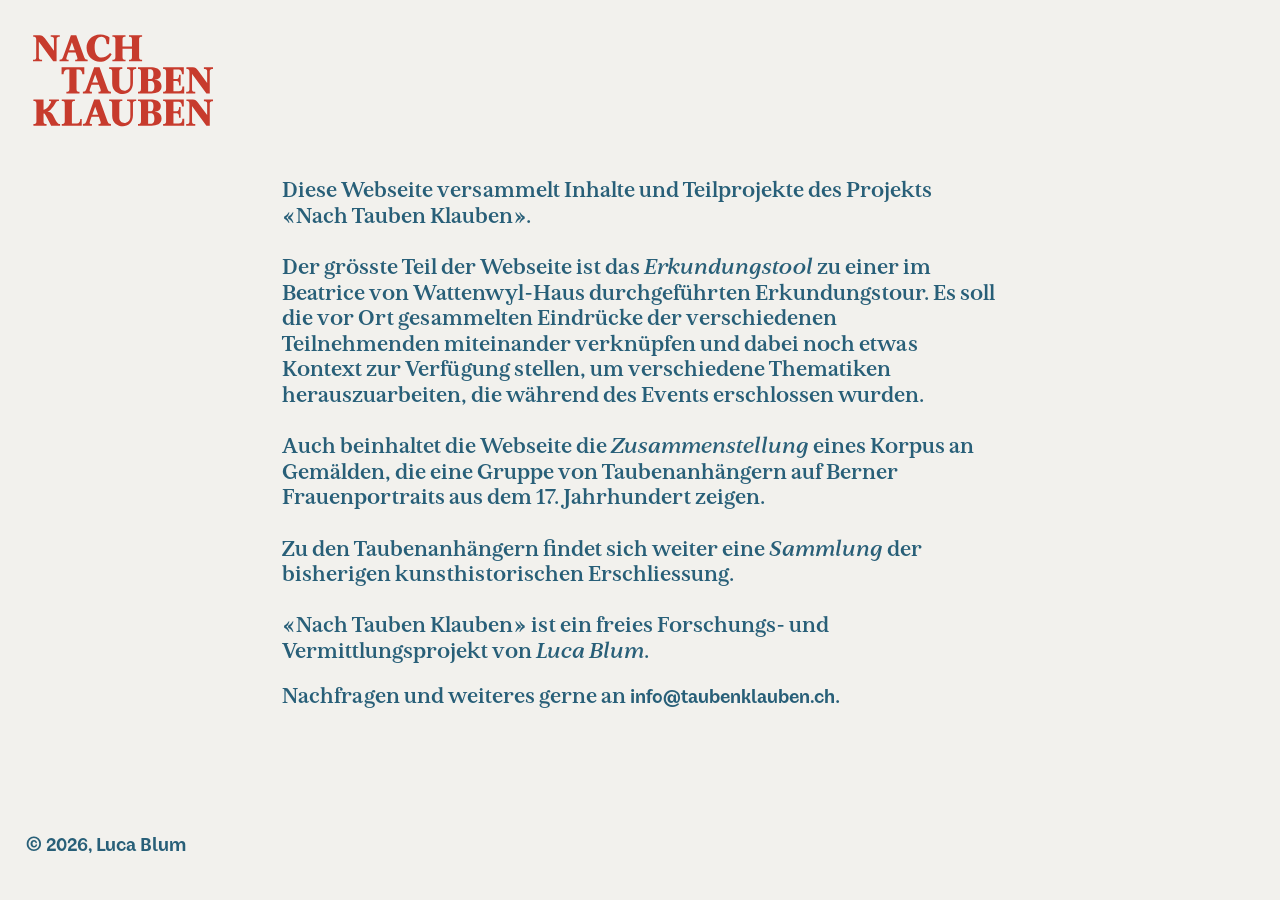
<file: about.html>
<!DOCTYPE html>
<html lang="de">

<head>

    <meta charset="UTF-8">
    <meta name="viewport" content="width=device-width, initial-scale=1.0">
    <link href="./css/reset.css" rel="stylesheet" />
    <link href="./css/style.css" rel="stylesheet" />
    <link href="./resources/Taube.svg"rel="icon">
    <script src="./js/script.js"></script>
    <title>About</title>
    <meta name="description" content="«Nach Tauben Klauben» ist ein Projekt, das sich mit dem Entdecken von Tauben auf Berner Frauenportraits des 17. Jahrhunderts und anderen Details im Beatrice von Wattenwyl-Haus befässt. Ein Projekt von Luca Blum, © 2026.">
    <meta property="og:image" content="./Bilder/Hausunten.png"/>
    <meta name="robots" content="noimageindex">
</head>

<body>

    <nav id="left">
        <container>
            <img id="logo" class="small" src="./resources/Logo.svg" onclick="menu()">
                <menu id="menu" class="menuoff">
                    <a class="menulink pointer" onclick="menu()" href="./about.html">Über das Projekt</a>
                    <a class="menulink pointer" onclick="menu()" href="./index.html">Erkundungstour</a>
                    <a class="menulink pointer" onclick="menu()" href="./tauben.html">Zu den Tauben</a>
                    <a class="menulink pointer" onclick="menu()" href="./impressum.html">Impressum</a>
                    <img src="./resources/Taube.ico" id="dingle"></img>
                </menu></img>
            <p id="navlist1" class="navlist">©&thinsp;2026, Luca Blum</p>
            <p id="navlist2" class="navlist off"><a href="./impressum.html">Impressum</a><br><a href="mailto:info@taubenklauben.ch">info@taubenklauben.ch</a><br>©&thinsp;2026, Luca Blum</p>
        </container>
    </nav>

    <main id="main">
        <container>
            <quote>Diese Webseite versammelt Inhalte und Teilprojekte des Projekts «Nach Tauben Klauben».<br><br>
                Der grösste Teil der Webseite ist das <a href="./index.html" target="_self"><i>Erkundungstool</i></a> zu einer im Beatrice von Wattenwyl-Haus durchgeführten Erkundungstour. Es soll die vor Ort gesammelten
                Eindrücke der verschiedenen Teilnehmenden miteinander verknüpfen und dabei noch etwas Kontext zur Verfügung stellen, um verschiedene Thematiken herauszuarbeiten, die während des Events erschlossen wurden.<br><br>
                Auch beinhaltet die Webseite die <a href="./verzeichnis.html" target="_self"><i>Zusammenstellung</i></a> eines Korpus an Gemälden, die eine Gruppe von Taubenanhängern auf Berner Frauenportraits aus dem 17. Jahrhundert zeigen.<br><br>
                Zu den Taubenanhängern findet sich weiter eine <a href="./tauben.html" target="_self"><i>Sammlung</i></a> der bisherigen kunsthistorischen Erschliessung.<br><br>
                «Nach Tauben Klauben» ist ein freies Forschungs- und Vermittlungsprojekt von <a href="https://lucablum.ch" target="_blank"><i>Luca&nbsp;Blum</i></a>.</quote>
            <p><br><quote>Nachfragen und weiteres gerne an </quote><a href="mailto:info@taubenklauben.ch">info@taubenklauben.ch</a><quote>.</quote></p>
        </container>
    </main>

    <nav id="right" style="right:0">
        <container>
            <img>
        </container>
    </nav>

</body>
</file>
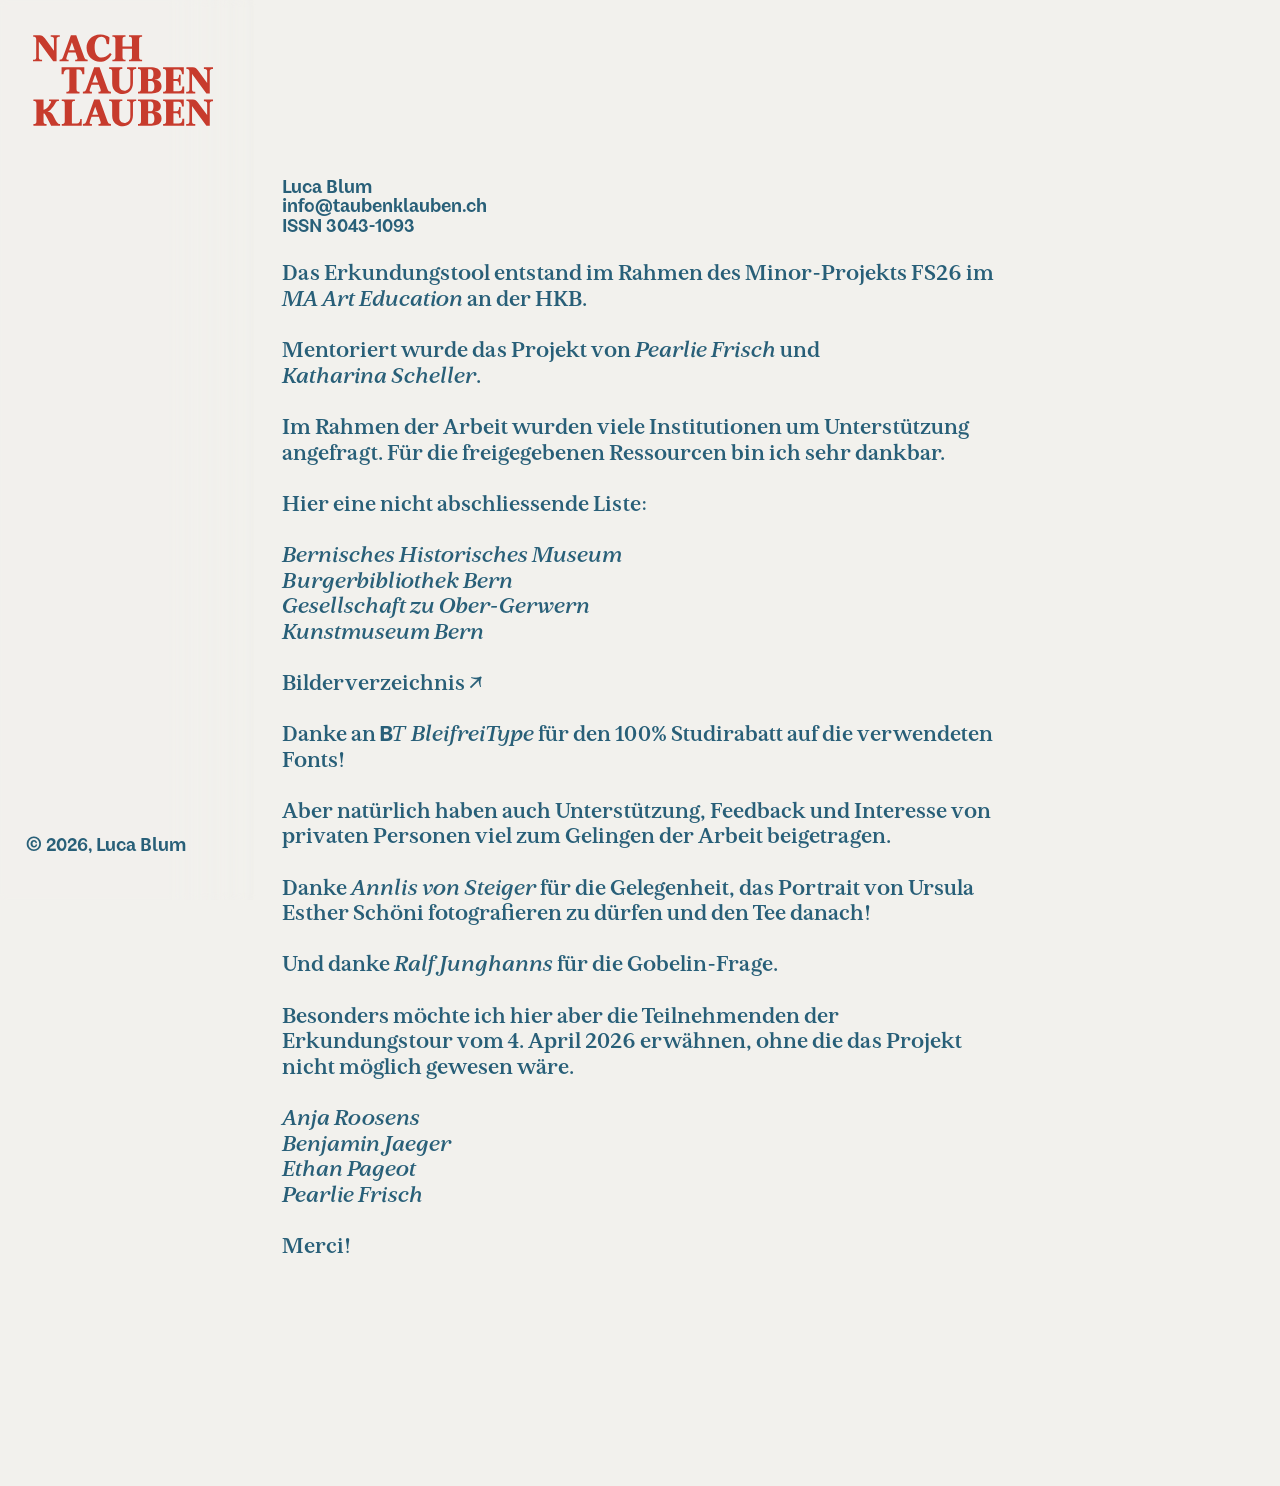
<file: impressum.html>
<!DOCTYPE html>
<html lang="de">

<head>

    <meta charset="UTF-8">
    <meta name="viewport" content="width=device-width, initial-scale=1.0">
    <link href="./css/reset.css" rel="stylesheet" />
    <link href="./css/style.css" rel="stylesheet" />
    <link href="./resources/Taube.svg"rel="icon">
    <script src="./js/script.js"></script>
    <title>Impressum</title>
    <meta name="description" content="Impressum zum Projekt «Nach Tauben Klauben» von Luca Blum, © 2026.">
    <meta property="og:image" content="./resources/Taube.ico"/>

</head>

<body>

    <nav id="left">
        <div class="blurnav l"></div>
        <container>
            <img id="logo" class="small" src="./resources/Logo.svg" onclick="menu()">
                <menu id="menu" class="menuoff">
                    <a class="menulink pointer" onclick="menu()" href="./about.html">Über das Projekt</a>
                    <a class="menulink pointer" onclick="menu()" href="./index.html">Erkundungstour</a>
                    <a class="menulink pointer" onclick="menu()" href="./tauben.html">Zu den Tauben</a>
                    <a class="menulink pointer" onclick="menu()" href="./impressum.html">Impressum</a>
                    <img src="./resources/Taube.ico" id="dingle"></img>
                </menu></img>
            <p id="navlist1" class="navlist weg">©&thinsp;2026, Luca Blum</p>
            <p id="navlist2" class="navlist off"><a href="./impressum.html">Impressum</a><br><a href="mailto:info@taubenklauben.ch">info@taubenklauben.ch</a><br>©&thinsp;2026, Luca Blum</p>
        </container>
    </nav>

    <main id="main">
        <container style="padding-bottom:15vh;">
            <p style="user-select: all;">
            Luca Blum<br>
            <a href="mailto:info@taubenklauben.ch">info@taubenklauben.ch</a><br>
            ISSN 3043-1093</p>
            <quote><br>Das Erkundungstool entstand im Rahmen des Minor-Projekts FS26 im <a href="https://arteducation.ch/#/master/minor" target="_blank"><i>MA&nbsp;Art Education</i></a> an der HKB.
                <br><br>Mentoriert wurde das Projekt von
                <a href="https://pearliefrisch.com" target="_blank" style="hyphens:none"><i>Pearlie&nbsp;Frisch</i></a> und <a href="https://katharinascheller.ch" target="_blank" style="hyphens:none"><i>Katharina&nbsp;Scheller</i></a>.<br><br>
                Im Rahmen der Arbeit wurden viele Institutionen um Unterstützung angefragt. Für die freigegebenen Ressourcen bin ich sehr dankbar.<br><br>
                Hier eine nicht abschliessende Liste:<br><br>
                <i><a href="https://www.bhm.ch/de" target="_blank">Bernisches Historisches Museum</a><br>
                <a href="https://www.burgerbib.ch/" target="_blank">Burgerbibliothek Bern</a><br>
                <a href="https://www.ober-gerwern.ch" target="_blank">Gesellschaft zu Ober-Gerwern</a><br>
                <a href="https://www.kunstmuseumbern.ch/de" target="_blank">Kunstmuseum Bern</a><br><br>
                </i>
                <a href="./verzeichnis.html" target="_self">Bilderverzeichnis&thinsp;↗</a><br><br>
                Danke an <a href="https://www.bleifreitype.ch" target="_blank">BleifreiType <i style="font-variant-ligatures: none;">BleifreiType</i></a> für den 100% Studirabatt auf die verwendeten Fonts!
                <br><br>
                Aber natürlich haben auch Unterstützung, Feedback und Interesse von privaten Personen viel zum Gelingen der Arbeit beigetragen.<br><br>
                Danke <a href="https://stalldrang-kirchdorf.ch/idee/" target="_blank"><i>Annlis von Steiger</i></a> für die Gelegenheit, das Portrait von Ursula Esther Schöni fotografieren zu dürfen und den Tee danach!<br><br>
                Und danke <i>Ralf Junghanns</i> für die Gobelin-Frage.<br><br>
                Besonders möchte ich hier aber die Teilnehmenden der Erkundungstour vom 4.&thinsp;April 2026 erwähnen, ohne die das Projekt nicht möglich gewesen wäre.<br><br>
                <i>Anja Roosens<br>
                Benjamin Jaeger<br>
                Ethan Pageot<br>
                Pearlie Frisch</i>
                <br><br>Merci!
            </quote>
            
        </container>
    </main>

    <nav id="right" style="right:0">
        <container>
            <img>
        </container>
    </nav>
</body>
</file>
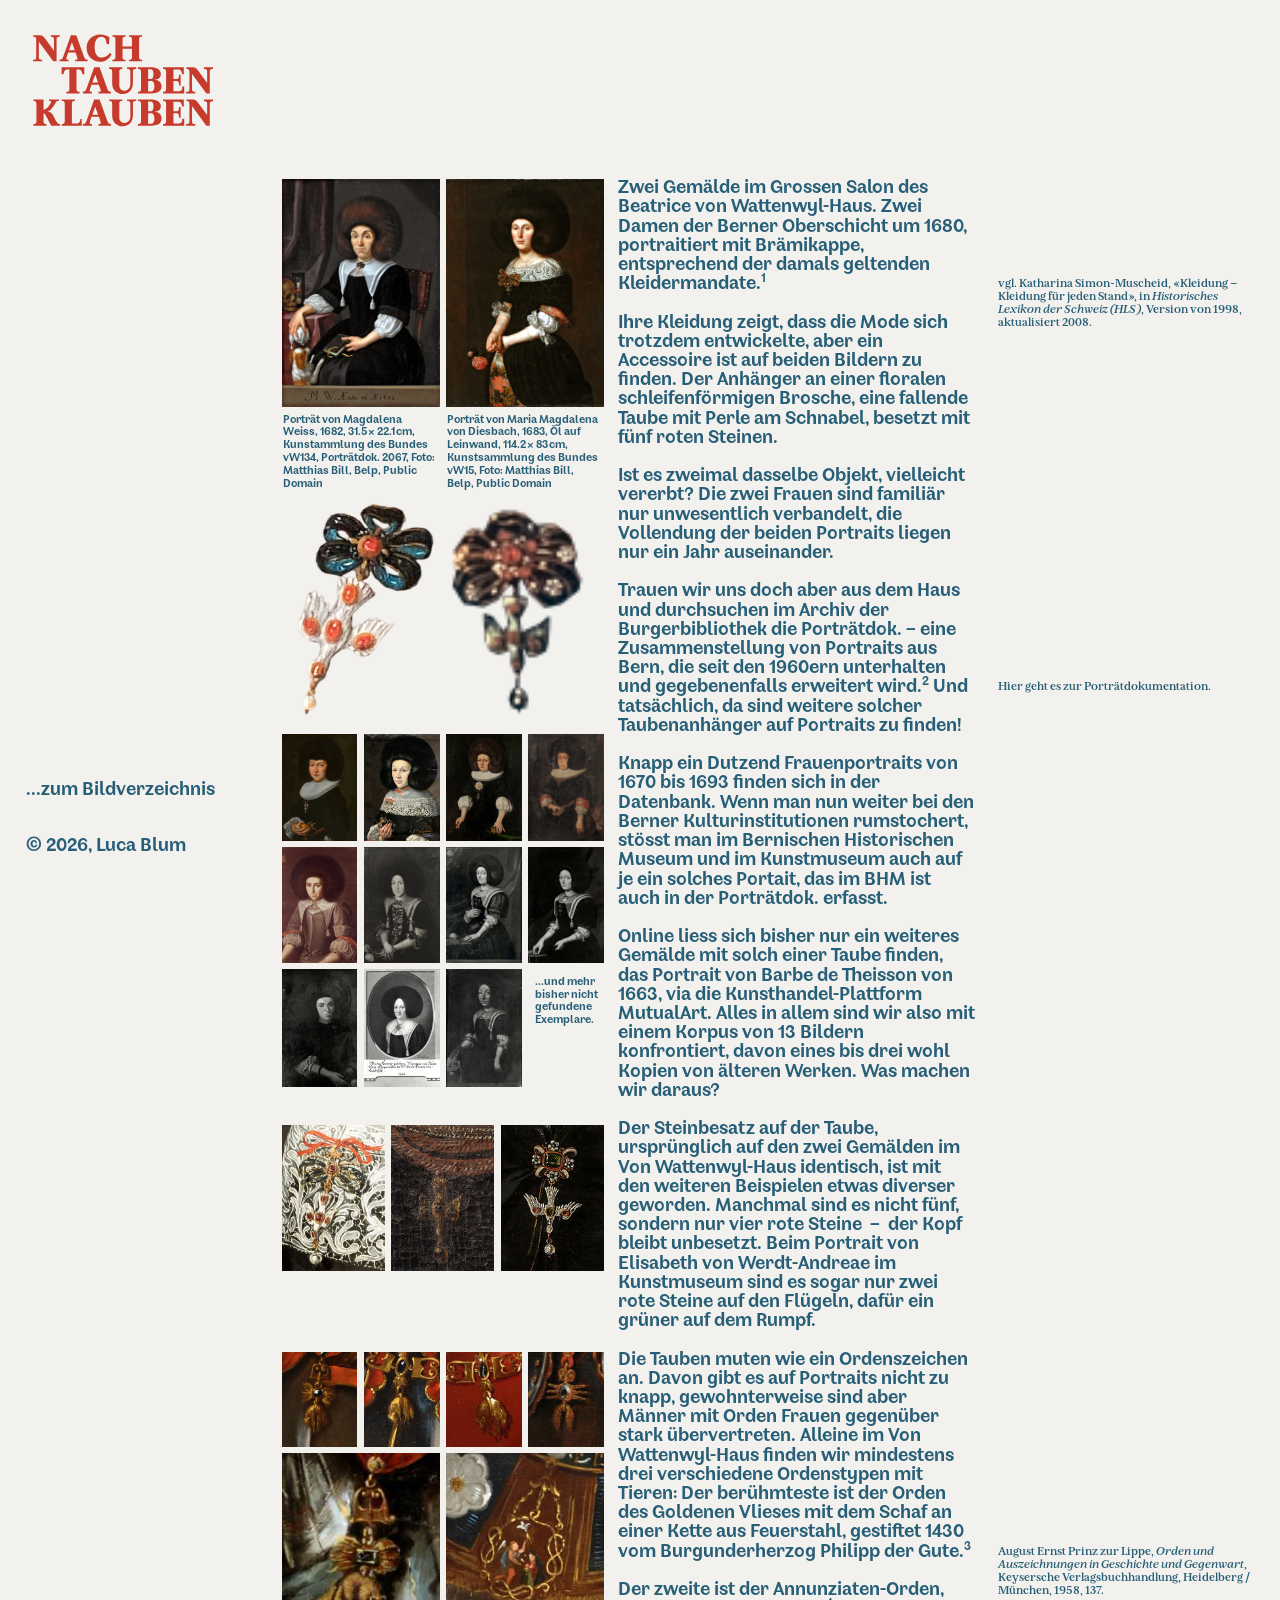
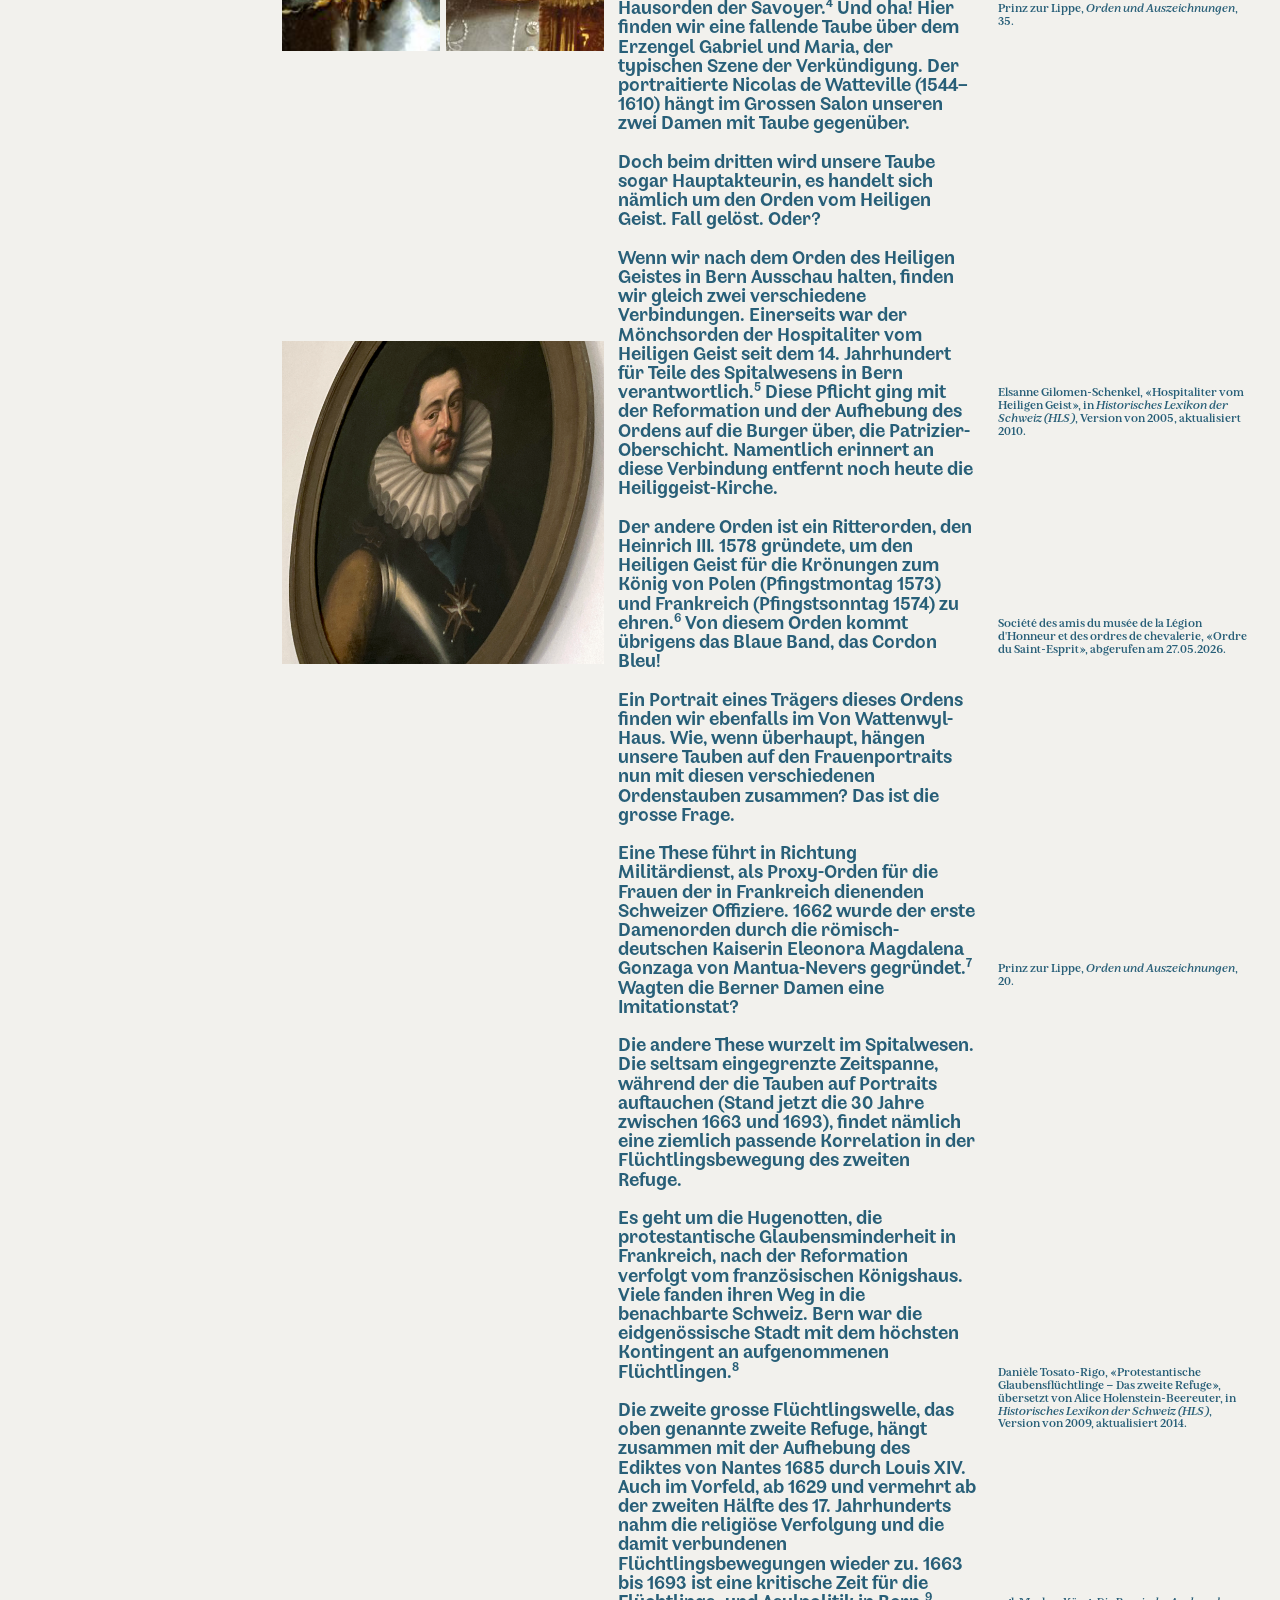
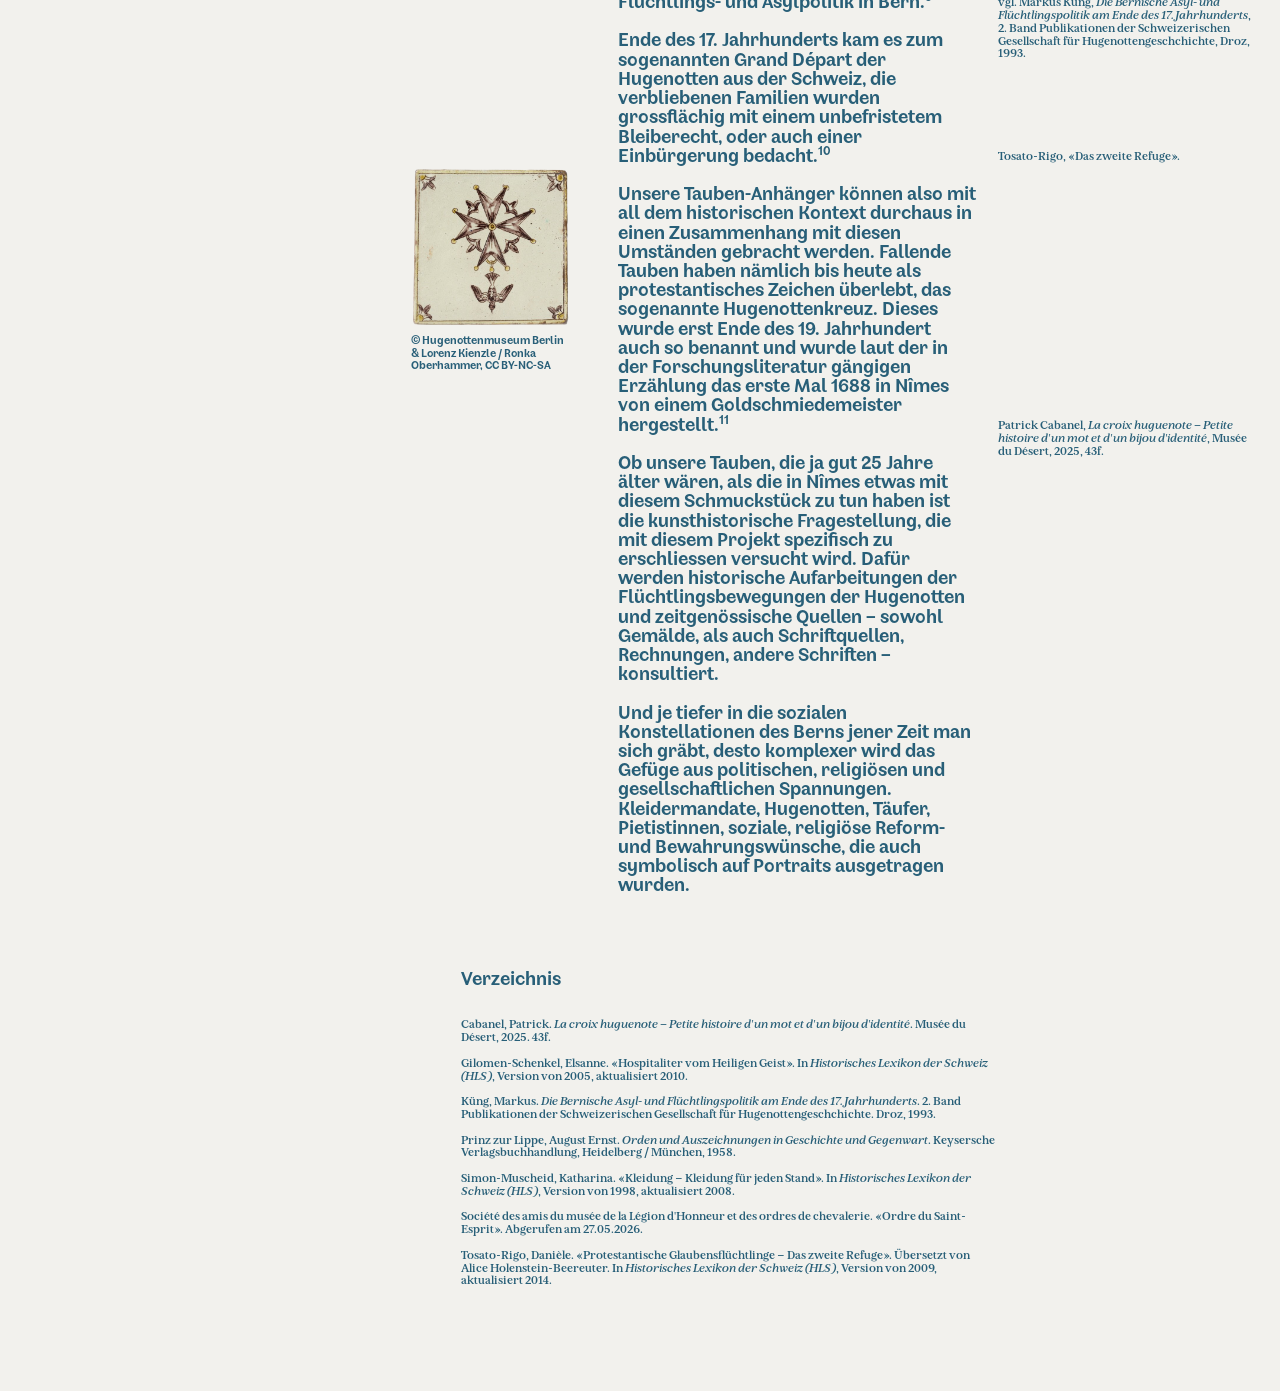
<file: tauben.html>
<!DOCTYPE html>
<html lang="de">

<head>
    <meta charset="UTF-8">
    <meta name="viewport" content="width=device-width, initial-scale=1.0">
    <link href="./css/reset.css" rel="stylesheet" />
    <link href="./css/style.css" rel="stylesheet" />
    <link href="./resources/Taube.svg"rel="icon">
    <script src="./js/script.js"></script>
    <title>Nach Tauben Klauben</title>
    <meta name="description" content="Zusammenfassung der bisherigen Recherche zu Taubenanhängern auf Berner Frauenportraits des 17. Jh. Ein Projekt von Luca Blum, © 2026.">
    <meta property="og:image" content="./Bilder/Details/Magdalena Weiss.jpg"/>

</head>

<body id="body" onload="quotes()">

    <nav id="left">
        <container>
            <div class="blurnav b taub" style="position:fixed;width:50%;height:12%;left:-2%;top:0%;transform:rotate(180deg);"></div>
            <div class="blurnav b taub" style="position:fixed;width:50%;height:12%;left:-2%;top:0%;transform:rotate(180deg);"></div>
            <div class="blurnav b taub" style="position:fixed;width:50%;height:12%;left:-2%;top:0%;transform:rotate(180deg);"></div>
            <img id="logo" class="small" src="./resources/Logo.svg" onclick="menu()">
                <menu id="menu" class="menuoff">
                    <a class="menulink pointer" onclick="menu()" href="./about.html">Über das Projekt</a>
                    <a class="menulink pointer" onclick="menu()" href="./index.html">Erkundungstour</a>
                    <a class="menulink pointer" onclick="menu()" href="./tauben.html">Zu den Tauben</a>
                    <a class="menulink pointer" onclick="menu()" href="./impressum.html">Impressum</a>
                    <img src="./resources/Taube.ico" id="dingle"></img>
                </menu></img>
            <div class="blurnav b taub" style="position:fixed;width:50%;left:-2%;bottom:0%;"></div>
            <div class="blurnav b taub" style="position:fixed;width:50%;left:-2%;bottom:0%;"></div>
            <div class="blurnav b taub" style="position:fixed;width:50%;left:-2%;bottom:0%;"></div>
            <p id="navlist1" class="navlist"><a href="./verzeichnis.html" target="_self" class="pointer">...zum Bildverzeichnis</a><br><br>©&thinsp;2026, Luca Blum</p>
            <p id="navlist2" class="navlist off"><a href="./impressum.html">Impressum</a><br><a href="mailto:info@taubenklauben.ch">info@taubenklauben.ch</a><br>©&thinsp;2026, Luca Blum</p>
        </container>
    </nav>

    <main id="main">
        <container style="display:flex;flex-direction:column;">
        <div style="display:flex;flex-direction:row;">
            <div style="width:45%; margin-right:2%;display:flex;flex-direction: column;">
                <div style="display:flex;flex-direction:row;">
                <img src="./Bilder/Portraits/multimedia-25382.jpg" class="forschungsbild" style="width:49%;margin-right:2%;pointer-events: none;"></img>
                <img src="./Bilder/Portraits/multimedia-25352.jpg" class="forschungsbild" style="width:49%;pointer-events: none;"></img></div>
                <div style="display:flex;flex-direction:row">
                <p class="bildunten" style="hyphens:auto;width:50%;margin-left:.1vmax;margin-right:.2vmax;">Porträt von Magdalena Weiss, 1682, 31.5&#8239;×&thinsp;22.1&#8239;cm, Kunstammlung des Bundes vW134, Porträtdok. 2067, Foto: Matthias Bill, Belp, Public Domain</p>
                <p class="bildunten" style="hyphens:auto;width:50%;margin-right:.1vmax;">Porträt von Maria Magdalena von Diesbach, 1683, Öl auf Leinwand, 114.2&#8239;×&thinsp;83&#8239;cm, Kunstsammlung des Bundes vW15, Foto: Matthias Bill, Belp, Public Domain</p></div>
                <div style="display:flex;flex-direction:row;">
                <img src="./Bilder/Details/Magdalena_Weiss_von_Mollens_Detail.png" class="forschungsbild" style="width:49%;margin-right:2%;pointer-events: none;"></img>
                <img src="./Bilder/Details/Portrait1 Large.png" class="forschungsbild" style="width:49%;pointer-events: none;"></img></div>
                <div style="display:flex;flex-direction:row;margin-top:2%;">
                    <img src="./Bilder/Portraits/44a4a7e8-f0ef-48d4-a4f1-137d5fc8abdf.jpg" id="barbe" onmouseenter="bildnachweis('barbe')" onmouseleave="bildnachweis('barbe')" class="forschungsbild" style="width:23.5%;margin-right:2%"></img>
                    <img src="./Bilder/Portraits/Portrait.jpg" id="ursula" onmouseenter="bildnachweis('ursula')" onmouseleave="bildnachweis('ursula')" class="forschungsbild" style="width:23.5%;margin-right:2%"></img>
                    <img src="./Bilder/Portraits/152154_W_r_72.jpg" id="elisabeth" onmouseenter="bildnachweis('elisabeth')" onmouseleave="bildnachweis('elisabeth')" class="forschungsbild" style="width:23.5%;margin-right:2%"></img>
                    <img src="./Bilder/Portraits/H_41359-bild01.jpg" id="katharina" onmouseenter="bildnachweis('katharina')" onmouseleave="bildnachweis('katharina')" class="forschungsbild" style="width:23.5%"></img>
                </div>
                <div style="display:flex;flex-direction:row;margin-top:2%">
                    <img src="./Bilder/Portraits/Porträtdok._7867.jpg" id="annamaria" onmouseenter="bildnachweis('annamaria')" onmouseleave="bildnachweis('annamaria')" class="forschungsbild" style="width:23.5%;margin-right:2%"></img>
                    <img src="./Bilder/Portraits/Porträtdok._1153.jpg" id="engel" onmouseenter="bildnachweis('engel')" onmouseleave="bildnachweis('engel')" class="forschungsbild" style="width:23.5%;margin-right:2%"></img>
                    <img src="./Bilder/Portraits/Porträtdok._5515.jpg" id="johanna1" onmouseenter="bildnachweis('johanna1')" onmouseleave="bildnachweis('johanna1')" class="forschungsbild" style="width:23.5%;margin-right:2%"></img>
                    <img src="./Bilder/Portraits/Porträtdok._5516.jpg" id="johanna2" onmouseenter="bildnachweis('johanna2')" onmouseleave="bildnachweis('johanna2')" class="forschungsbild" style="width:23.5%"></img>
                </div>
                <div style="display:flex;flex-direction:row;margin-top:2%">
                    
                    <img src="./Bilder/Portraits/Porträtdok._9212.jpg" id="unbekannt1" onmouseenter="bildnachweis('unbekannt1')" onmouseleave="bildnachweis('unbekannt1')" class="forschungsbild" style="width:23.5%;margin-right:2%"></img>
                    <img src="./Bilder/Portraits/Porträtdok._3545.jpg" id="maria" onmouseenter="bildnachweis('maria')" onmouseleave="bildnachweis('maria')" class="forschungsbild" style="width:23.5%;margin-right:2%"></img>
                    <img src="./Bilder/Portraits/Porträtdok._9683.jpg" id="unbekannt2" onmouseenter="bildnachweis('unbekannt2')" onmouseleave="bildnachweis('unbekannt2')" class="forschungsbild" style="width:23.5%;margin-right:2%"></img>
                    <p class="bildunten" style="display:flex;width:23.5%">...und mehr bisher nicht gefundene Exemplare.</p>
                </div>

                <div style="display:flex;flex-direction:row;margin-top:12%">
                    <img src="./Bilder/Details/Steiger.jpg" id="ursuladetail" onmouseenter="bildnachweis('ursuladetail')" onmouseleave="bildnachweis('ursuladetail')" class="forschungsbild" style="width:32%;margin-right:2%"></img>
                    <img src="./Bilder/Details/Katharina Tscharner.jpg" id="katharinadetail" onmouseenter="bildnachweis('katharinadetail')" onmouseleave="bildnachweis('katharinadetail')" class="forschungsbild" style="width:32%;margin-right:2%"></img>
                    <img src="./Bilder/Details/152154_W_r_72 copy.jpg" id="elisabethdetail" onmouseenter="bildnachweis('elisabethdetail')" onmouseleave="bildnachweis('elisabethdetail')" class="forschungsbild" style="width:32%"></img>
                </div>

                <div style="display:flex;flex-direction:row;margin-top:25%">
                    <img src="./Bilder/Orden/multimedia-25368-detail.png" id="golden1" onmouseenter="bildnachweis('golden1')" onmouseleave="bildnachweis('golden1')" class="forschungsbild" style="width:23.5%;margin-right:2%"></img>
                    <img src="./Bilder/Orden/multimedia-25369-detail.png" id="golden2" onmouseenter="bildnachweis('golden2')" onmouseleave="bildnachweis('golden2')" class="forschungsbild" style="width:23.5%;margin-right:2%"></img>
                    <img src="./Bilder/Orden/multimedia-25371-detail.png" id="golden3" onmouseenter="bildnachweis('golden3')" onmouseleave="bildnachweis('golden3')" class="forschungsbild" style="width:23.5%;margin-right:2%"></img>
                    <img src="./Bilder/Orden/multimedia-26200-detail.png" id="golden4" onmouseenter="bildnachweis('golden4')" onmouseleave="bildnachweis('golden4')" class="forschungsbild" style="width:23.5%"></img>
                </div>
                 <div style="display:flex;flex-direction:row;margin-top:2%">
                    <img src="./Bilder/Orden/multimedia-25113-detail.png" id="golden5" onmouseenter="bildnachweis('golden5')" onmouseleave="bildnachweis('golden5')" class="forschungsbild nohover" style="width:49%;margin-right:2%;"></img>
                    <img src="./Bilder/Orden/multimedia-25363-detail.png" id="annunziat" onmouseenter="bildnachweis('annunziat')" onmouseleave="bildnachweis('annunziat')" class="forschungsbild nohover" style="width:49%;"></img>
                </div>
                
                <img src="./Bilder/Orden/IMG_3712.png" class="forschungsbild nohover" style="margin-top:90%;"></img>
                
                <img src="./Bilder/Orden/schmuckfliese.png" class="forschungsbild" style="width:50%;margin-left:40%;object-fit:contain;margin-top:342%"></img>
                <p class="bildunten" style="hyphens:auto;width:50%;margin-left:40%;">©&thinsp;Hugenottenmuseum Berlin & Lorenz Kienzle&thinsp;/&thinsp;Ronka Oberhammer, CC BY-NC-SA</quote>

            </div>
            <div style="top:0;display:flex;width:50%;hyphens:auto;margin-bottom:10%">
            <p>Zwei Gemälde im Grossen Salon des Beatrice von Wattenwyl-Haus. Zwei Damen der Berner Oberschicht um 1680, portraitiert mit Brämikappe, entsprechend der damals geltenden
                Kleidermandate.<sup id="kleidermandate">1</sup><br><br>Ihre Kleidung zeigt, dass die Mode sich trotzdem entwickelte, aber ein Accessoire ist auf beiden Bildern zu finden. Der Anhänger an einer floralen
                schleifenförmigen Brosche, eine fallende Taube mit Perle am Schnabel, besetzt mit fünf roten Steinen.<br><br>Ist es zweimal dasselbe Objekt, vielleicht vererbt?
                Die zwei Frauen sind familiär nur unwesentlich verbandelt, die Vollendung der beiden Portraits liegen nur ein Jahr auseinander.<br><br>Trauen wir uns doch aber aus
                dem Haus und durchsuchen im Archiv der Burgerbibliothek die Porträtdok.&thinsp;–&thinsp;eine Zusammenstellung von Portraits aus Bern, die seit den 1960ern unterhalten und gegebenenfalls
                erweitert wird.<sup id="portraetdok">2</sup> Und tatsächlich, da sind weitere solcher Taubenanhänger auf Portraits zu finden!<br><br>Knapp ein Dutzend Frauenportraits von 1670 bis 1693
                finden sich in der Datenbank. Wenn man nun weiter bei den Berner Kulturinstitutionen rumstochert, stösst man im Bernischen Historischen Museum und im Kunstmuseum
                auch auf je ein solches Portait, das im BHM ist auch in der Porträtdok. erfasst.<br><br>Online liess sich bisher nur ein weiteres Gemälde mit solch einer Taube
                finden, das Portrait von Barbe de Theisson von 1663, via die Kunsthandel-Plattform MutualArt. Alles in allem sind wir also mit einem Korpus von 13 Bildern
                konfrontiert, davon eines bis drei wohl Kopien von älteren Werken. Was machen wir daraus?<br><br>Der Steinbesatz auf der Taube, ursprünglich auf den zwei
                Gemälden im Von Wattenwyl-Haus identisch, ist mit den weiteren Beispielen etwas diverser geworden. Manchmal sind es nicht fünf, sondern nur vier rote Steine&thinsp;
                –&thinsp; der Kopf bleibt unbesetzt. Beim Portrait von Elisabeth von Werdt-Andreae im Kunstmuseum sind es sogar nur zwei rote Steine auf den Flügeln, dafür ein grüner
                auf dem Rumpf.<br><br>Die Tauben muten wie ein Ordenszeichen an. Davon gibt es auf Portraits nicht zu knapp, gewohnterweise sind aber Männer mit Orden Frauen gegenüber stark übervertreten.
                Alleine im Von Wattenwyl-Haus finden wir mindestens drei verschiedene Ordenstypen mit Tieren: Der berühmteste ist der Orden des Goldenen Vlieses mit dem
                Schaf an einer Kette aus Feuerstahl, gestiftet 1430 vom Burgunderherzog Philipp der Gute.<sup id="vlies">3</sup><br><br>Der zweite ist der Annunziaten-Orden, Hausorden der Savoyer.<sup id="annunziaten">4</sup> Und
                oha! Hier finden wir eine fallende Taube über dem Erzengel Gabriel und Maria, der typischen Szene der Verkündigung. Der portraitierte Nicolas de Watteville (1544–1610)
                hängt im Grossen Salon unseren zwei Damen mit Taube gegenüber.<br><br> Doch beim dritten wird unsere Taube sogar Hauptakteurin, es handelt sich nämlich
                um den Orden vom Heiligen Geist. Fall gelöst. Oder?<br><br> Wenn wir nach dem Orden des Heiligen Geistes in Bern Ausschau halten, finden
                wir gleich zwei verschiedene Verbindungen. Einerseits war der Mönchsorden der Hospitaliter vom Heiligen Geist seit dem 14. Jahrhundert für Teile des Spitalwesens
                in Bern verantwortlich.<sup id="hospitaliter">5</sup> Diese Pflicht ging mit der Reformation und der Aufhebung des Ordens auf die Burger über, die Patrizier-Oberschicht. Namentlich erinnert
                an diese Verbindung entfernt noch heute die Heiliggeist-Kirche.<br><br>Der andere Orden ist ein Ritterorden, den Heinrich III. 1578 gründete, um den Heiligen Geist
                für die Krönungen zum König von Polen (Pfingstmontag 1573) und Frankreich (Pfingstsonntag 1574) zu ehren.<sup id="heinrich">6</sup> Von diesem Orden kommt übrigens das Blaue Band,
                das Cordon Bleu!<br><br>Ein Portrait eines Trägers dieses Ordens finden wir ebenfalls im Von Wattenwyl-Haus. Wie, wenn überhaupt, hängen unsere Tauben auf den Frauenportraits
                nun mit diesen verschiedenen Ordenstauben zusammen? Das ist die grosse Frage.<br><br>Eine These führt in Richtung Militärdienst, als Proxy-Orden für die Frauen der in Frankreich
                dienenden Schweizer Offiziere. 1662 wurde der erste Damenorden durch die römisch-deutschen Kaiserin Eleonora Magdalena Gonzaga von Mantua-Nevers gegründet.<sup id="damenorden">7</sup> Wagten
                die Berner Damen eine Imitationstat?<br><br>Die andere These wurzelt im Spitalwesen. Die seltsam eingegrenzte Zeitspanne, während der die Tauben auf Portraits auftauchen
                (Stand jetzt die 30 Jahre zwischen 1663 und 1693), findet nämlich eine ziemlich passende Korrelation in der Flüchtlingsbewegung des zweiten Refuge.<br><br>
                Es geht um die Hugenotten, die protestantische Glaubensminderheit in Frankreich, nach der Reformation verfolgt vom französischen Königshaus. Viele fanden
                ihren Weg in die benachbarte Schweiz. Bern war die eidgenössische Stadt mit dem höchsten Kontingent an aufgenommenen Flüchtlingen.<sup id="hugenotten">8</sup><br><br>Die zweite grosse
                Flüchtlingswelle, das oben genannte zweite Refuge, hängt zusammen mit der Aufhebung des Ediktes von Nantes 1685 durch Louis XIV. Auch im Vorfeld, ab 1629
                und vermehrt ab der zweiten Hälfte des 17. Jahrhunderts nahm die religiöse Verfolgung und die damit verbundenen Flüchtlingsbewegungen wieder zu. 1663 bis 1693 ist
                eine kritische Zeit für die Flüchtlings- und Asylpolitik in Bern.<sup id="hugenotten2">9</sup><br><br>Ende des 17. Jahrhunderts kam es zum sogenannten Grand Départ der Hugenotten aus
                der Schweiz, die verbliebenen Familien wurden grossflächig mit einem unbefristetem Bleiberecht, oder auch einer Einbürgerung bedacht.<sup id="hugenotten3">10</sup><br><br>Unsere Tauben-Anhänger
                können also mit all dem historischen Kontext durchaus in einen Zusammenhang mit diesen Umständen gebracht werden. Fallende Tauben haben nämlich bis heute
                als protestantisches Zeichen überlebt, das sogenannte Hugenottenkreuz. Dieses wurde erst Ende des 19. Jahrhundert auch so benannt und wurde laut der
                in der Forschungsliteratur gängigen Erzählung das erste Mal 1688 in Nîmes von einem Goldschmiedemeister hergestellt.<sup id="croix">11</sup><br><br>Ob unsere Tauben, die ja gut 25 Jahre
                älter wären, als die in Nîmes etwas mit diesem Schmuckstück zu tun haben ist die kunsthistorische Fragestellung, die mit diesem Projekt spezifisch zu
                erschliessen versucht wird. Dafür werden historische Aufarbeitungen der Flüchtlingsbewegungen der Hugenotten und zeitgenössische Quellen&thinsp;–&thinsp;sowohl
                Gemälde, als auch Schriftquellen, Rechnungen, andere Schriften&thinsp;–&thinsp;konsultiert.<br><br> Und je tiefer in die sozialen Konstellationen des Berns
                jener Zeit man sich gräbt, desto komplexer wird das Gefüge aus politischen, religiösen und gesellschaftlichen Spannungen. Kleidermandate, Hugenotten, Täufer,
                Pietistinnen, soziale, religiöse Reform- und Bewahrungswünsche, die auch symbolisch auf Portraits ausgetragen wurden.
            </p>
            </div>
            
        </div>
        <div style="display:flex;flex-direction:row">
        <div style="display:flex;width:25%"></div>
        <quote id="bibliografie" style="display:flex;width:75%;hyphens:auto;align-self:right;flex-direction:column">
            <p>Verzeichnis</p>
            <quote class="quelle"><br><br>Cabanel, Patrick. <i>La croix huguenote&thinsp;–&thinsp;Petite histoire d'un mot et d'un bijou d'identité</i>. Musée du Désert, 2025. 43f.</a><br><br></quote>
            <quote class="quelle"><a href="https://hls-dhs-dss.ch/articles/048711/2010-05-20/" target="blank">Gilomen-Schenkel, Elsanne. «Hospitaliter vom Heiligen Geist». In <i>Historisches Lexikon der Schweiz (HLS)</i>, Version von 2005, aktualisiert 2010.</a><br><br></quote>
            <quote class="quelle">Küng, Markus. <i>Die Bernische Asyl- und Flüchtlingspolitik am Ende des 17. Jahrhunderts</i>. 2. Band Publikationen der Schweizerischen Gesellschaft für Hugenottengeschchichte. Droz, 1993.</a><br><br></quote>
            <quote class="quelle">Prinz zur Lippe, August Ernst. <i>Orden und Auszeichnungen in Geschichte und Gegenwart</i>. Keysersche Verlagsbuchhandlung, Heidelberg&thinsp;/&thinsp;München, 1958.<br><br></quote>
            <quote class="quelle"><a href="https://hls-dhs-dss.ch/articles/016302/2008-10-16/#HMittelalterbis1800" target="blank">Simon-Muscheid, Katharina. «Kleidung&thinsp;–&thinsp;Kleidung für jeden Stand». In <i>Historisches Lexikon der Schweiz (HLS)</i>, Version von 1998, aktualisiert 2008.</a><br><br></quote>
            <quote class="quelle"><a href="https://www.samlhoc.fr/phaleristique/ordres-religieux-hospitaliers/ordre_saint_esprit/" target="blank">Société des amis du musée de la Légion d'Honneur et des ordres de chevalerie. «Ordre du Saint-Esprit». Abgerufen am 27.05.2026.</a><br><br></quote>
            <quote class="quelle"><a href="https://hls-dhs-dss.ch/articles/026884/2014-12-12/#HDaszweiteRefuge" target="blank">Tosato-Rigo, Danièle. «Protestantische Glaubensflüchtlinge&thinsp;–&thinsp;Das zweite Refuge». Übersetzt von Alice Holenstein-Beereuter. In <i>Historisches Lexikon der Schweiz (HLS)</i>, Version von 2009, aktualisiert 2014.</a><br><br></quote>
        </container>
        </div>
        <div style="display:flex;position:absolute;width:20%;right:2%;">
            <quote class="fussnote" id="kleidermandate-note">vgl. <a href="https://hls-dhs-dss.ch/articles/016302/2008-10-16/#HMittelalterbis1800" target="blank">Katharina Simon-Muscheid, «Kleidung&thinsp;–&thinsp;Kleidung für jeden Stand», in <i>Historisches Lexikon der Schweiz (HLS)</i>, Version von 1998, aktualisiert 2008.</a></quote>
            <quote class="fussnote" id="portraetdok-note"><a href="https://www.burgerbib.ch/aktuelles/news/detail/einzigartige-sammlung-berner-portraets-online" target="blank">Hier geht es zur Porträtdokumentation.</a></quote>
            <quote class="fussnote" id="vlies-note">August Ernst Prinz zur Lippe, <i>Orden und Auszeichnungen in Geschichte und Gegenwart</i>, Keysersche Verlagsbuchhandlung, Heidelberg&thinsp;/&thinsp;München, 1958, 137.</quote>
            <quote class="fussnote" id="hospitaliter-note"><a href="https://hls-dhs-dss.ch/articles/048711/2010-05-20/" target="blank">Elsanne Gilomen-Schenkel, «Hospitaliter vom Heiligen Geist», in <i>Historisches Lexikon der Schweiz (HLS)</i>, Version von 2005, aktualisiert 2010.</a></quote>
            <quote class="fussnote" id="annunziaten-note">Prinz zur Lippe, <i>Orden und Auszeichnungen</i>, 35.</quote>
            <quote class="fussnote" id="heinrich-note"><a href="https://www.samlhoc.fr/phaleristique/ordres-religieux-hospitaliers/ordre_saint_esprit/" target="blank">Société des amis du musée de la Légion d'Honneur et des ordres de chevalerie, «Ordre du Saint-Esprit», abgerufen am 27.05.2026.</a></quote>
            <quote class="fussnote" id="barbe-note" style="display:none;">Porträt von Barbe de Theisson, 1663, Öl auf Leinwand, 78&#8239;×&thinsp;61&#8239;cm, ausfindig gemacht via Mutual Art.</quote>
            <quote class="fussnote" id="ursula-note" style="display:none;">Porträt von Ursula Esther Schöni (*&#8239;1643), 1670, Öl auf Leinwand, 70.5&#8239;×&thinsp;56.5&#8239;cm, Porträtdok.&nbsp;4966, Foto: Luca Blum</quote>
            <quote class="fussnote" id="elisabeth-note" style="display:none;">Johannes Dünz (*&#8239;17.01.1645, Brugg,
                †&#8239;09.10.1736, Bern), Bildnis Elisabeth von Werdt-Andreae, 1672, Öl auf textilem Bildträger [Leinen/Hanf]
                113.5&#8239;×&thinsp;82.5&#8239;cm, Kunstmuseum Bern G 13.022, Foto: Kunstmuseum Bern</quote>
            <quote class="fussnote" id="katharina-note" style="display:none;">Porträt von Katharina Tscharner geb.
                    Lüthardt verh. Berseth (1626-1704), 1675, Öl auf Leinwand, 114.0&#8239;×&thinsp;84.5&#8239;cm, H/41359<br>
                    Porträtdok. 6372, ©&#8239;Bernisches Historisches Museum Bern, Foto: Christine Moor. Eigentum der Gesellschaft zu Ober-Gerwern</quote>
            <quote class="fussnote" id="annamaria-note" style="display:none;">Porträt von Anna Maria Wyttenbach, 1682, Öl auf Leinwand, 83&#8239;×&thinsp;66.5&#8239;cm, Burgerbibliothek Bern, Porträtdok. 7867, Foto: Gerhard Howald</quote>
            <quote class="fussnote" id="engel-note" style="display:none;">Porträt von Anna Maria Engel, 1686, Öl auf Leinwand, 96&#8239;×&thinsp;75&#8239;cm, Burgerbibliothek Bern, Porträtdok. 1153</quote>
            <quote class="fussnote" id="johanna1-note" style="display:none;">Porträt von Johanna Katharina Steiger (geb. von Muralt) (1665–1727), 1689, Öl auf Karton, 35&#8239;×&thinsp;23.5&#8239;cm, Burgerbibliothek Bern, Porträtdok. 5515, Foto: Gerhard Howald</quote>
            <quote class="fussnote" id="johanna2-note" style="display:none;">Porträt von Johanna Katharina Steiger (geb. von Muralt) (1665–1727), ca.&thinsp;1689, Öl auf Holz, 30.5&#8239;×&thinsp;22.5&#8239;cm, Burgerbibliothek Bern, Porträtdok. 5516, Foto: Gerhard Howald</quote>
            <quote class="fussnote" id="unbekannt1-note" style="display:none;">Porträt von Unbekannt, 1689, Öl auf Leinwand, 86&#8239;×&thinsp;66&#8239;cm, zuletzt nachgewiesen im Kunsthandel, Burgerbibliothek Bern, Porträtdok. 9212, Foto: Gerhard Howald</quote>
            <quote class="fussnote" id="maria-note" style="display:none;">Porträt von Maria Lerber (geb. Marquis), 1693, Guache auf Papier, 13.5&#8239;×&thinsp;10.5&#8239;cm, Burgerbibliothek Bern, Porträtdok. 3545, Foto: Gerhard Howald</quote>
            <quote class="fussnote" id="unbekannt2-note" style="display:none;"> Porträt von Unbekannt, 17.&hairsp;Jh. Öl auf Leinwand, 35&#8239;×&thinsp;23&#8239;cm, zuletzt nachgewiesen im Kunsthandel, Burgerbibliothek Bern, Porträtdok. 9683, Foto: Gerhard Howald</quote>
            
            <quote class="fussnote" id="ursuladetail-note" style="display:none;">Porträt von Ursula Esther Schöni (*&#8239;1643), 1670, Öl auf Leinwand, 70.5&#8239;×&thinsp;56.5&#8239;cm, Porträtdok.&nbsp;4966, Detail.</quote>
            <quote class="fussnote" id="katharinadetail-note" style="display:none;">Porträt von Katharina Tscharner geb.
                    Lüthardt verh. Berseth (1626-1704), 1675, Öl auf Leinwand, 114.0&#8239;×&thinsp;84.5&#8239;cm, H/41359
                    Porträtdok. 6372, Detail, ©&#8239;Bernisches Historisches Museum Bern, Eigentum der Gesellschaft zu Ober-Gerwern</quote>
            <quote class="fussnote" id="elisabethdetail-note" style="display:none;">Johannes Dünz (*&#8239;17.01.1645, Brugg,
                †&#8239;09.10.1736, Bern), Bildnis Elisabeth von Werdt-Andreae, 1672, Öl auf textilem Bildträger [Leinen/Hanf]
                113.5&#8239;×&thinsp;82.5&#8239;cm, Detail, Kunstmuseum Bern G 13.022.</quote>
            <quote class="fussnote" id="golden1-note" style="display:none;">Kunstammlung des Bundes vW74, Foto: Matthias Bill, Belp, Public Domain</quote>
            <quote class="fussnote" id="golden2-note" style="display:none;">Kunstammlung des Bundes vW85, Foto: Matthias Bill, Belp, Public Domain</quote>
            <quote class="fussnote" id="golden3-note" style="display:none;">Kunstammlung des Bundes vW87, Foto: Matthias Bill, Belp, Public Domain</quote>
            <quote class="fussnote" id="golden4-note" style="display:none;">Kunstammlung des Bundes vW123, Foto: Matthias Bill, Belp, Public Domain</quote>
            <quote class="fussnote" id="golden5-note" style="display:none;">Kunstammlung des Bundes vW171, Foto: Matthias Bill, Belp, Public Domain</quote>
            <quote class="fussnote" id="annunziat-note" style="display:none;">Kunstammlung des Bundes vW32, Foto: Matthias Bill, Belp, Public Domain</quote>
            <quote class="fussnote" id="damenorden-note">Prinz zur Lippe, <i>Orden und Auszeichnungen</i>, 20.</quote>
            <quote class="fussnote" id="hugenotten-note"><a href="https://hls-dhs-dss.ch/articles/026884/2014-12-12/#HDaszweiteRefuge" target="blank">Danièle Tosato-Rigo, «Protestantische Glaubensflüchtlinge&thinsp;–&thinsp;Das zweite Refuge», übersetzt von Alice Holenstein-Beereuter, in <i>Historisches Lexikon der Schweiz (HLS)</i>, Version von 2009, aktualisiert 2014.</a></quote>
            <quote class="fussnote" id="hugenotten2-note">vgl. Markus Küng, <i>Die Bernische Asyl- und Flüchtlingspolitik am Ende des 17. Jahrhunderts</i>, 2. Band Publikationen der Schweizerischen Gesellschaft für Hugenottengeschchichte, Droz, 1993.</a></quote>
            <quote class="fussnote" id="hugenotten3-note"><a href="https://hls-dhs-dss.ch/articles/026884/2014-12-12/#HDaszweiteRefuge" target="blank">Tosato-Rigo, «Das zweite Refuge».</a></quote>
            <quote class="fussnote" id="croix-note">Patrick Cabanel, <i>La croix huguenote&thinsp;–&thinsp;Petite histoire d'un mot et d'un bijou d'identité</i>, Musée du Désert, 2025, 43f.</a></quote>
        </div>
    </main>
</body>
</file>
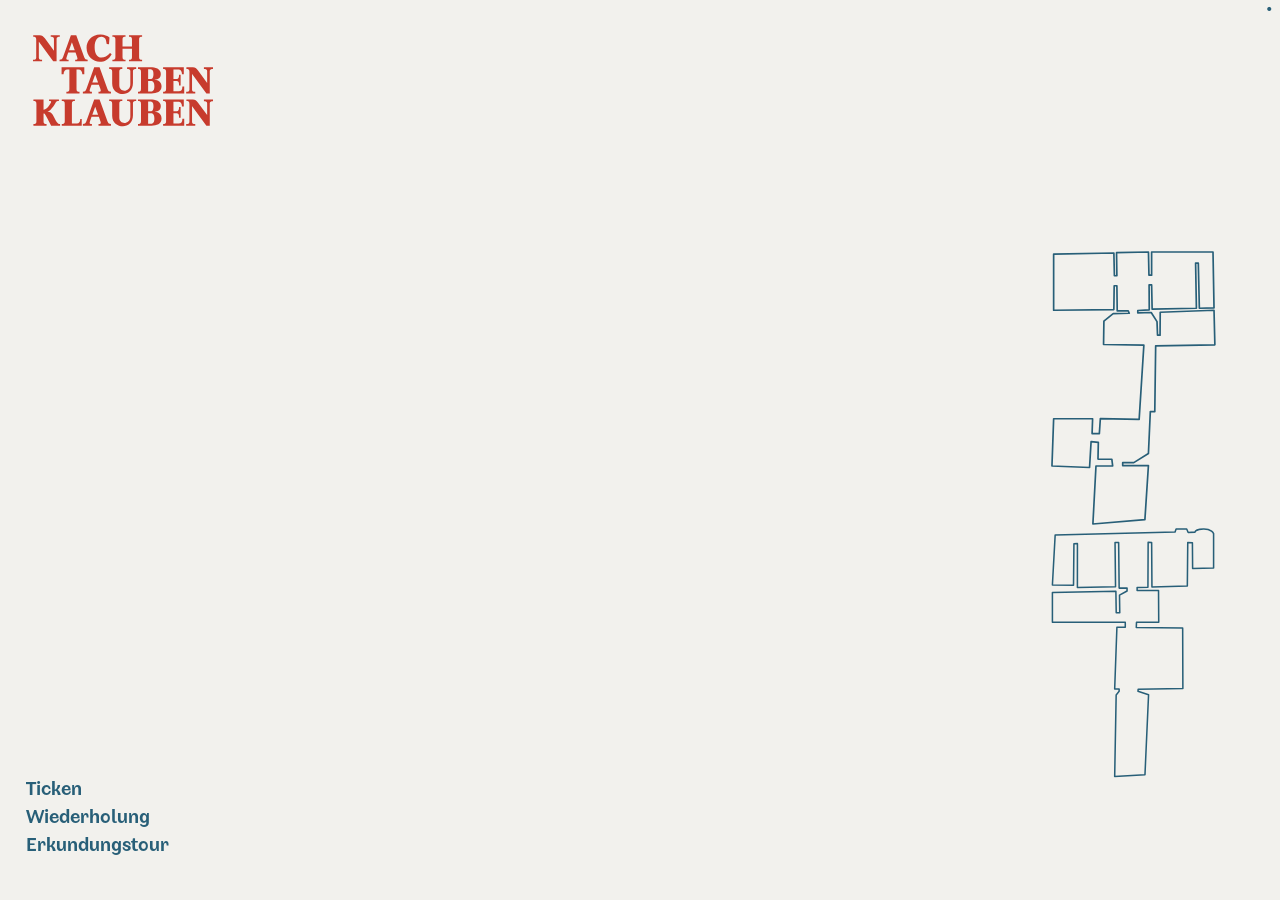
<file: tryoutmap.html>
<!DOCTYPE html>
<html lang="de">

<head>

    <meta charset="UTF-8">
    <meta name="viewport" content="width=device-width, initial-scale=1.0">
    <link href="./css/reset.css" rel="stylesheet" />
    <link href="./css/style.css" rel="stylesheet" />
    <link href="./resources/Taube.svg"rel="icon">
    <script src="./js/script.js"></script>
    <title>Erkundungstool</title>
    <meta name="description" content="Zum Entdecken von Tauben und andere Details im Beatrice von Wattenwyl-Haus. Enstanden im Rahmen des Minor-Projekts FS26 von Luca Blum im MA Art Education an der HKB.">
    <meta property="og:image" content="./resources/Taube.ico"/>

</head>

<body id="body" onload="uhrenzuteilung('seitenuhr'), inhalt(), textändern('main'), tick()">

    <nav id="left">
        <container>
            <img id="logo" class="small" src="./resources/Logo.svg" onclick="menu()">
                <menu id="menu" class="menuoff">
                    <a class="menulink" onclick="menu()" href="./about.html">Über das Projekt</a>
                    <a class="menulink" onclick="menu()" href="./index.html">Erkundungstour</a>
                    <a class="menulink" onclick="menu()" href="./tauben.html">Zu den Tauben</a>
                    <a class="menulink" onclick="menu()" href="./verzeichnis.html">Verzeichnis</a>
                    <img src="./resources/Taube.ico" id="dingle"></img>
                </menu></img>
            <p id="navlist1" class="navlist weg"> Ticken<br>Wiederholung<br>Erkundungstour</p>
            <p id="navlist2" class="navlist off weg"><a href="./impressum.html">Impressum</a><br><a href="mailto:info@taubenklauben.ch">info@taubenklauben.ch</a><br>©&thinsp;2026, Luca Blum</p>
        </container>
    </nav>
    
    <main id="main" content="<p class=&quot;keyword&quot;>Ticken</p><p class=&quot;keyword&quot;>Wiederholung</p><p class=&quot;keyword&quot;>Erkundungstour</p>">
        <container id="inhaltsgefäss">
        </container>
    </main>

    <nav id="right" style="right:0">
        <container class="navright">
            <div class="spacer" style="height:25vh;"></div>
            <div class="mapwrap">
                <img class="map" src="./resources/og.svg"></img>
                <img class="map" src="./resources/eg.svg"></img>
                <p style="top:0;right:0;" class="dot">⬤</p>
            </div>
        </container>
    </nav>
</body>
</file>
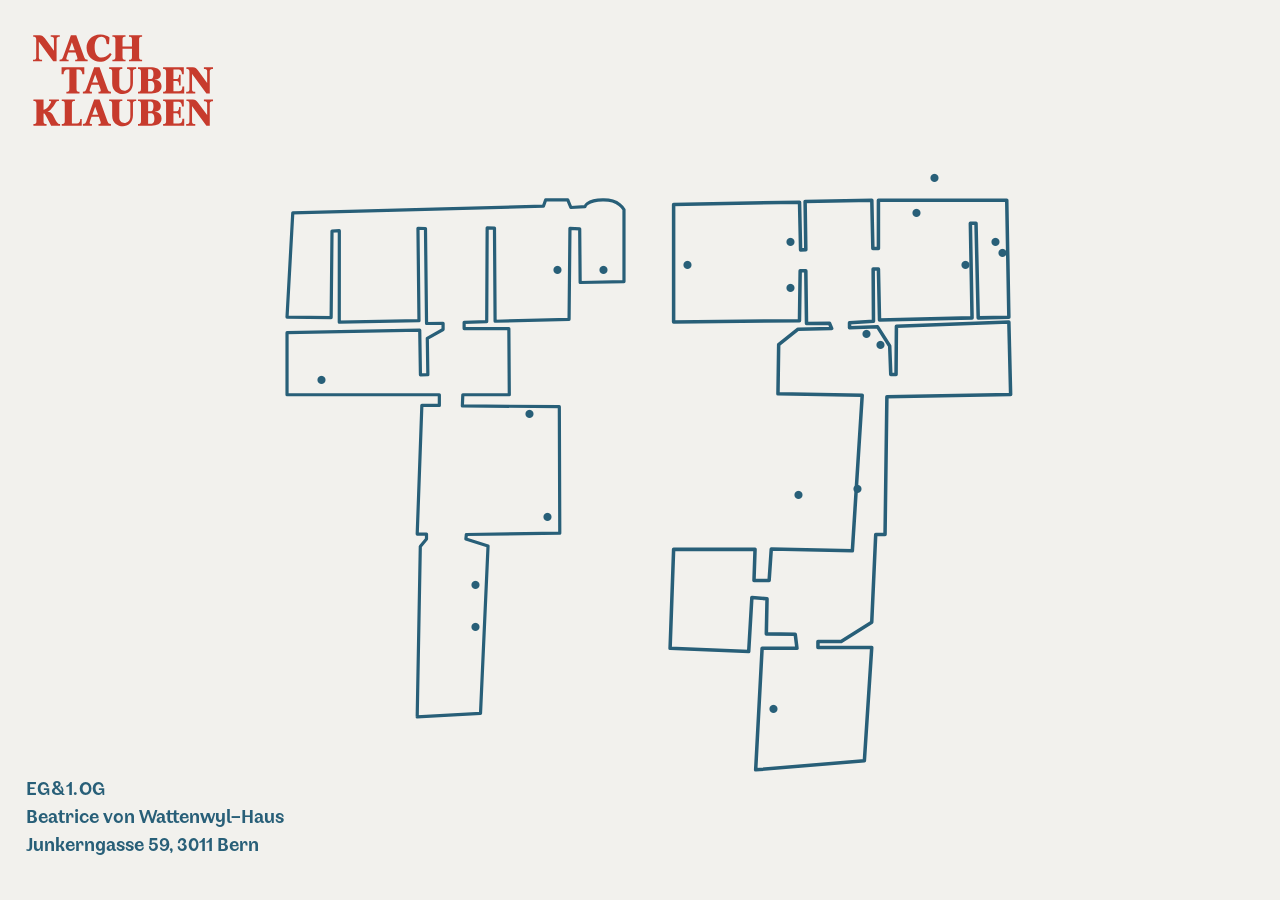
<file: erkundungstour/grundriss.html>
<!DOCTYPE html>
<html lang="de">

<head>

    <meta charset="UTF-8">
    <meta name="viewport" content="width=device-width, initial-scale=1.0">
    <link href="../css/reset.css" rel="stylesheet" />
    <link href="../css/style.css" rel="stylesheet" />
    <link href="../resources/Taube.svg"rel="icon">
    <script src="../js/script.js"></script>
    <title>Erkundungstool</title>
    <meta name="description" content="Navigation via Grundriss des Beatrice von Wattenwyl-Haus durch das Erkundungstool «Nach Tauben Klauben». © 2026, Luca Blum. Minor Projekt FS2026, MA Art Education, Hochschule der Künste Bern.">
    <meta property="og:image" content="../Bilder/bern.svg"/>

</head>

<body onload="mapp()">
    <nav id="left">
        <container>
            <img id="logo" class="small" src="../resources/Logo.svg" onclick="menu()">
                <menu id="menu" class="menuoff">
                    <a class="menulink pointer" onclick="menu()" href="../about.html">Über das Projekt</a>
                    <a class="menulink pointer" onclick="menu()" href="../index.html">Erkundungstour</a>
                    <a class="menulink pointer" onclick="menu()" href="../tauben.html">Zu den Tauben</a>
                    <a class="menulink pointer" onclick="menu()" href="../impressum.html">Impressum</a>
                    <img src="../resources/Taube.ico" id="dingle"></img>
                </menu></img>
            <p class="navlist" style="hyphens:auto;">EG&hairsp;&&hairsp;1.&hairsp;OG<br>Beatrice von Wattenwyl–Haus<br>Junkerngasse&nbsp;59,&nbsp;3011&nbsp;Bern</p>
        </container>
    </nav>

    <main id="main">
        <div class="spacer" style="height:10vh;"></div>
        <div>
            <div class="mapp" style="width:fit-content; position:relative; right:-80%; top:0%; width:15%;">
                <img id="eg" src="../resources/og.svg" style="position:relative; margin-right:3%">
                    <a href="./tauben.html" target="_self"><p id="weiss" style="top:6%;left:32%;" class="dot gross">⬤</p>
                        <p class="popdown" style="top:10%;right:6%;">Portrait Magdalena Weiss</p></a>
                    <a href="./tauben.html" target="_self"><p id="diesbach" style="top:14%;left:32%;" class="dot gross">⬤</p>
                        <p class="popdown" style="top:18%;right:0%;">Portrait Maria Madgalena <br>von Diesbach</p></a>

                    <a href="./uhren.html?Uhr9" target="_self"><p id="Uhr9" style="top:8%;right:3%;" class="dot gross">⬤</p>
                        <p class="popdown" style="top:12%;right:-33%;">Uhr mit Säulen</p></a>
                    <a href="./uhren.html?Uhr7" target="_self"><p id="Uhr7" style="top:87%;right:67%;" class="dot gross">⬤</p>
                        <p class="popdown" style="top:91%;right:37%;">Uhr mit Mann</p></a>
                    <a href="./uhren.html?Uhr8" target="_self"><p id="Uhr8" style="top:10%;right:91%;" class="dot gross">⬤</p>
                        <p class="popdown" style="top:14%;right:61%;">Uhr mit Frau</p></a>
                    <a href="./uhren.html?Uhr2" target="_self"><p id="Uhr2" style="top:1%;right:27%;" class="dot gross">⬤</p>
                        <p class="popdown" style="top:5%;right:-7%;">Uhr mit Cherub</p></a>
                    <a onclick="karteweiter('baeume.html?', 'spannbaum', 'besserus', 'baumbaum', 'baumbaum2', 'baumkrone')" target="_self"><p id="Baumkrone" style="top:-5%;right:22%;" class="dot gross">⬤</p>
                        <p class="popdown" style="top:0%;right:3%;">Baumkrone</p></a>
                    <a onclick="karteweiter('uhren.html?Uhr6', 'unreflektiert', 'stern', 'sternzeichnung', 'fusssessel', 'pieds', 'Pieds', 'Stern')"><p id="Stern" style="top:10%;right:13.5%;" class="dot gross">⬤</p>
                        <p class="popdown" style="top:14%;right:-16.5%;">Uhr mit PoC</p></a>
                    <a onclick="karteweiter('uhren.html?Uhr6', 'fusssessel', 'stern', 'sternzeichnung', 'pieds', 'Pieds', 'Stern')" target="_self"><p id="Pieds" style="top:24%;right:37%;" class="dot gross">⬤</p>
                        <p class="popdown" style="top:27.5%;right:0%;">Stuhl mit Tatzen</p></a>
                    <a href="schauen.html" target="_self"><p id="Tierteller" style="top:22%;right:41%;" class="dot gross">⬤</p>
                        <p class="popdown" style="top:26%;right:10%;">Teller mit Tier</p></a>
                    <a href="baeume.html" target="_self"><p id="Innenhof" style="top:50%;right:60%;" class="dot gross">⬤</p>
                        <p class="popdown" style="top:55%;right:43%;">Baum im Innenhof</p></a>
                    <a href="schauen.html" target="_self"><p id="Spiegelselfie" style="top:6%;right:5%;" class="dot gross">⬤</p>
                        <p class="popdown" style="top:10%;right:-40%;">Spiegelselfie-Spot</p></a>
                    <a href="schauen.html" target="_self"><p id="Glassaeule" style="top:49%;right:43.5%;" class="dot gross">⬤</p>
                        <p class="popdown" style="top:53%;right:30%;">Glassäule</p></a>
                </img></div>

                <div class="mapp" style="width:fit-content; position:relative; right:-50%; top:60%; width:15%;">
                <img id="og" src="../resources/eg.svg" style="position:relative; margin-right:3%" onload="rotpunkt()">
                    <a href="./uhren.html" target="_self"><p id="Standuhr" style="top:12%;right:7.2%;" class="dot gross">⬤</p>
                        <p class="popdown" style="top:16%;right:-12.8%;">Standuhr</p></a>
                    <a href="./uhren.html?Uhr5" target="_self"><p id="Uhr5" style="top:12%;right:20%;" class="dot gross">⬤</p>
                        <p class="popdown" style="top:16%;right:0%;">Wanduhr</p></a>
                    <a href="./uhren.html?Uhr6" target="_self"><p id="Uhr6" style="top:33%;right:86%;" class="dot gross">⬤</p>
                        <p class="popdown" style="top:37%;right:54%;">Uhr mit Wagen</p></a>
                    <a onclick="karteweiter('uhren.html?Uhr5', 'bueste', 'Bueste', 'fusssessel', 'stern', 'sternzeichnung', 'pieds', 'Pieds', 'Stern', 'unreflektiert')" target="_self"><p id="Bueste" style="top:59%;right:23%;" class="dot gross">⬤</p>
                        <p class="popdown" style="top:63%;right:-12%;">Trophäenbüste</p></a>
                    <a href="./schauen.html" target="_self"><p id="Blumenstrauss" style="top:80%;right:43%;" class="dot gross">⬤</p>
                        <p class="popdown" style="top:85%;right:10%;">Blumenstrauss</p></a>
                    <a href="./schauen.html" target="_self"><p id="Blumensessel" style="top:72%;right:43%;" class="dot gross">⬤</p>
                        <p class="popdown" style="top:77%;right:10%;">Blumensessel</p></a>
                    <a href="baeume.html" target="_self"><p id="Gobelin" style="top:39.5%;right:28%;" class="dot gross">⬤</p>
                        <p class="popdown" style="top:44%;right:-10%;">Gobelin mit Apfelschimmel</p></a>
                </img></div>
        </div>
    </main>
</body>
</file>
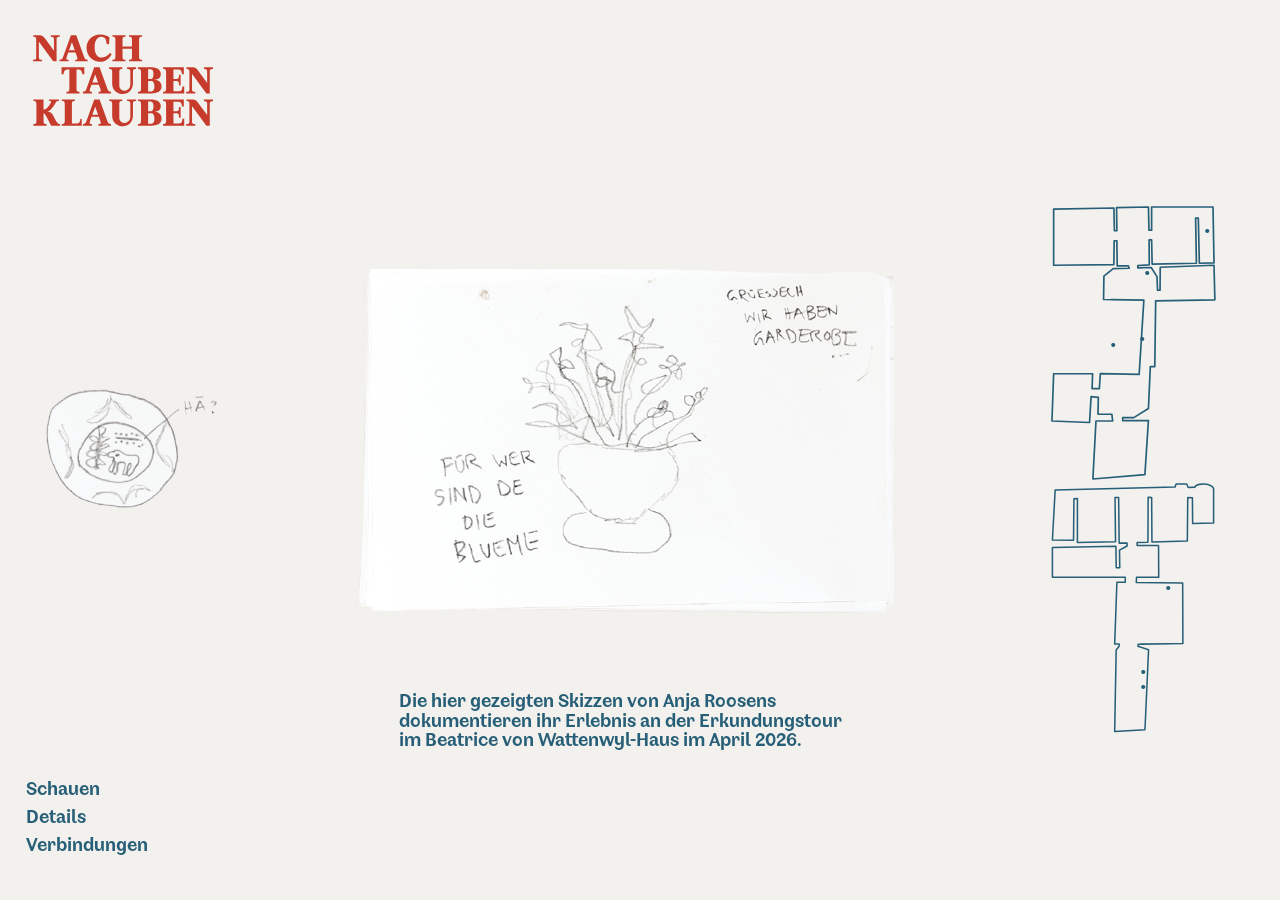
<file: erkundungstour/schauen.html>
<!DOCTYPE html>
<html lang="de">

<head>

    <meta charset="UTF-8">
    <meta name="viewport" content="width=device-width, initial-scale=1.0">
    <link href="../css/reset.css" rel="stylesheet" />
    <link href="../css/style.css" rel="stylesheet" />
    <style>@media only screen and (orientation:portrait){#inhaltsgefäss{width:80vw}}</style>
    <link href="../resources/Taube.svg"rel="icon">
    <script src="../js/script.js"></script>
    <title>Erkundungstool</title>
    <meta name="description" content="Unterseite zum Schwerpunkt «Schauen» im Erkundungstool «Nach Tauben Klauben». © 2026, Luca Blum. Minor Projekt FS2026, MA Art Education, Hochschule der Künste Bern.">
    <meta property="og:image" content="../Bilder/Werke/multimedia-814_baum.png"/>

</head>

<body onload="klassen('seitenschauen'), inhalt(), textändern('main')">

    <nav id="left">
        <container>
            <img id="logo" class="small" src="../resources/Logo.svg" onclick="menu()">
                <menu id="menu" class="menuoff">
                    <a class="menulink pointer" onclick="menu()" href="../about.html">Über das Projekt</a>
                    <a class="menulink pointer" onclick="menu()" href="../index.html">Erkundungstour</a>
                    <a class="menulink pointer" onclick="menu()" href="../tauben.html">Zu den Tauben</a>
                    <a class="menulink pointer" onclick="menu()" href="../impressum.html">Impressum</a>
                    <img src="../resources/Taube.ico" id="dingle"></img>
                </menu></img>
            <p id="navlist1" class="navlist weg">Schauen<br>Details<br>Verbindungen</p>
            <p id="navlist2" class="navlist off weg"><a href="../impressum.html">Impressum</a><br><a href="mailto:info@taubenklauben.ch">info@taubenklauben.ch</a><br>©&thinsp;2026, Luca Blum</p>
        </container>
    </nav>

    <main id="main" content="<p class=&quot;keyword&quot;><a href=&quot;./schlagwort.html?gschauen&quot;>Schauen</a></p><p class=&quot;keyword&quot;><a href=&quot;./schlagwort.html?details&quot;>Details</a></p><p class=&quot;keyword&quot;><a href=&quot;./schlagwort.html?verbindungen&quot;>Verbindungen</a></p>">
        <div id="navnav" style="position:absolute;width:15%;height:30%;top:33%;left:2%">
        <a href="./menu.html"><img class="keyimage" id="seitenschauen" src="../Bilder/Skizzen/hae.png"></img></a></div>
        <container id="inhaltsgefäss">
            <div id="auswahl" class="disappeared" style="width:90%">
                <div class="vorzeigehülle" id="skizzenbox">
                    <img src="../Bilder/Skizzen/1.png" class="vorzeige nodrag pointer" id="schauerei" onclick="appear('schauenbox'), disappear('auswahl'), schauen()">
                    <p style="position:absolute;color:#285f78;bottom:5%;font-size:100%;">Anja Roosens</p></img>
                </div>

                <div class="vorzeigehülle" id="selfie">
                    <img src="../Bilder/selfie.png" class="vorzeige nodrag pointer" style="position:relative;transform-origin:bottom center;">
                    <p style="position:absolute;color:#F2F1ED;bottom:3%;font-size:100%">Benjamin Jaeger</p></img>
                </div>

                <p class="sammeltitel">Dokumentieren</p>
                <p class="sammeltitel">Reinszenieren</p>

                <div class="vorzeigehülle" id="sammeln">
                    <div id="sammelbox" style="justify-content:center;">
                    <img src="../Bilder/sammeln/granat.png" style="position:absolute;transform:rotate(3deg);width:40%;height:auto;right:26%;bottom:0%" class="vorzeige nodrag pointer" id="detail"></img>
                    <img src="../Bilder/sammeln/gruppenfoto.png" style="position:absolute;left:25%;width:30%;height:auto;bottom:0%" class="vorzeige nodrag pointer" id="detail"></img>
                    <img src="../Bilder/sammeln/leopard.png" style="position:absolute;transform:rotate(-3deg);width:38%;height:auto;bottom:0%" class="vorzeige nodrag pointer" id="detail"></img>
                    <img src="../Bilder/glass.jpg" style="position:absolute;transform:rotate(6deg);width:35%;height:auto;right:5%;bottom:0%" class="vorzeige nodrag pointer" id="detail"></img>
                    <p style="position:absolute;transform-origin:bottom left;color:#F2F1ED;bottom:3%;left:35%;font-size:100%">Pearlie Frisch</p>
                    </div>
                </div>

                <div class="vorzeigehülle" id="notizen">
                    <img src="../Bilder/sammeln/notizen.png" class="vorzeige nodrag pointer">
                    <p style="position:absolute;color:#285f78;bottom:7%;left:35%;font-size:100%">Ethan Pageot</p></img>
                </div>

                <div>
                    <p class="sammeltitel">Sammeln</p>
                    <p class="sammeltitel">Notieren</p>
                </div>
            </div>
            <div id="schauenbox" style="position:relative">
                <div id="schlussbox" style="width:90%">
                    <img src="../Bilder/Skizzen/12.png" class="grschauen nodrag" id="schauen12"></img>
                    <p id="textschauen12" class="disappeared">
                        Was man im Haus wahrnimmt, wo das eigene Interesse hinfällt und was daraus wird, ist für alle verschieden. Für Anja waren es diese Skizzen,
                        für mich diese Webseite.<br><br><u onclick="schauenschluss()" style="margin-left:30%;pointer-events:all" class="pointer" id="dich">Was ist es für dich?</u>
                    </p>
                </div>
                <div style="width:90%">
                    <img src="../Bilder/Skizzen/11.png" class="grschauen nodrag" id="schauen11" onclick="schauen()"></img>
                    <p id="textschauen11" class="disappeared">
                        Die Besuchstage locken eine überraschende Menge an Leuten an. Trotz vergleichsweise wenig Publicity, ist ein öffentliches Interesse am Haus vorhanden.
                    </p>
                </div>
                <div style="width:90%">
                    <img src="../Bilder/Skizzen/10.png" class="grschauen nodrag" id="schauen10" onclick="schauen()"></img>
                    <p id="textschauen10" class="disappeared">
                        Nicht nur die Blumen von vorhin, sondern das ganze Mobiliar ist aktiv und versteinert zugleich.
                    </p>
                </div>
                <div style="width:90%">
                    <img src="../Bilder/Skizzen/9.png" class="grschauen nodrag" id="schauen9" onclick="schauen()"></img>
                    <p id="textschauen9" class="disappeared">
                        Der <a href="https://my.matterport.com/show/?m=r9QzqKWcYwh" style="pointer-events: all;" target="_blank"><u>Online-3D-Rundgang</u></a> offenbart nur einen Bruchteil davon, was vor Ort zu Entdecken und Hören gibt.
                    </p>
                </div>
                <div style="width:90%">
                    <img src="../Bilder/Skizzen/8.png" class="grschauen nodrag" id="schauen8" onclick="schauen()"></img>
                    <p id="textschauen8" class="disappeared">
                        Dieser Teller ist ziemlich versteckt. Oder hättest <a href="https://my.matterport.com/show/?m=r9QzqKWcYwh&ss=81&sr=-2.56,.18" style="pointer-events: all;" target="_blank"><u>Du ihn gesehen</u></a>?
                    </p>
                </div>
                <div style="width:90%">
                    <img src="../Bilder/Skizzen/7.png" class="grschauen nodrag" id="schauen7" onclick="schauen()"></img>
                    <p id="textschauen7" class="disappeared">
                        Jede kleine Reibung mit eigenen Erfahrungen kann aber in eine produktive Richtung kanalisiert werden, die genuine Fragen in Verbindung mit
                        Bundeseigentum und Zugänglichkeit offenlegt.
                    </p>
                </div>
                <div style="width:90%">
                    <img src="../Bilder/Skizzen/6.png" class="grschauen nodrag" id="schauen6" onclick="schauen()"></img>
                    <p id="textschauen6" class="disappeared">
                        Warum muss sich der Baum im Innenhof abmühen? Warum ist der öffentliche Besitz nur viermal im Jahr für die Öffentlichkeit zugänglich? Das Befragen des Ortes kann ganz mundane Züge haben.
                    </p>
                </div>
                <div style="width:90%">
                    <img src="../Bilder/Skizzen/5.png" class="grschauen nodrag" id="schauen5" onclick="schauen()"></img>
                    <p id="textschauen5" class="disappeared">
                        Wer blickt wen an? Das Interieur regt zur Reflexion über den Rezeptionsmoment an. Auch dann <a href="./baeume.html" target="_self"><u id="baumleute" class="pointer" style="pointer-events: all;">schauen Leute Bäume an</u></a>&thinsp;–&thinsp;und andere Leute die Leute, die Bäume anschauen.
                    </p>
                </div>
                <div style="width:90%">
                    <img src="../Bilder/Skizzen/4.png" class="grschauen nodrag" id="schauen4" onclick="schauen()"></img>
                    <p id="textschauen4" class="disappeared">
                        Während des Besuches zu Zeichnen bringt eine spezifische körperliche Präsenz mit sich. Das fällt vor Ort auf. Sich selbst, den anderen Besuchenden und
                        den Mitarbeitenden.
                    </p>
                </div>
                <div style="width:90%">
                    <img src="../Bilder/Skizzen/3.png" class="grschauen nodrag" id="schauen3" onclick="schauen()"></img>
                    <p id="textschauen3" class="disappeared">
                        Die Schnittblumen sind, wie vieles im Haus, zwischen tot und lebendig anzusiedeln. Im Moment des Besuches tragen sie zur Raumwirkung bei, sind aber bereits
                        von den Wurzeln getrennt und werden zu jedem Anlass ersetzt.
                    </p>
                </div>
                <div style="width:90%">
                    <img src="../Bilder/Skizzen/2.png" class="grschauen nodrag" id="schauen2" onclick="schauen()"></img>
                    <p id="textschauen2" class="disappeared">
                        Auch wenn das Haus kein Museum ist, wird das Mobiliar nicht in der gleichen Funktion wahrgenommen, wie in anderen Häusern. Auf die Sessel setzt sich niemand, sie sind ein Exponat.
                    </p>
                </div>
                <div style="width:90%">
                    <img src="../Bilder/Skizzen/1.png" class="grschauen nodrag" id="schauen1" onclick="schauen()"></img>
                    <p id="textschauen1">
                        <br>Die hier gezeigten Skizzen von Anja Roosens dokumentieren ihr Erlebnis an der Erkundungstour im Beatrice von Wattenwyl-Haus im April 2026.
                    </p>
                </div>
            </div>
        </container>
    </main>

    <nav id="right" style="right:0">
        <container class="navright">
            <div class="spacer" style="height:20vh;"></div>
            <div id="mapwrap">
                <div class="mapper" style="position:relative">
                <img class="map" src="../resources/og.svg"></img>
                <p onclick="map('Tierteller')" id="tierteller" style="top:21%;right:35%;" class="dot">⬤</p>
                    <p class="popdown klein" style="top:27.5%;right:10;">Teller mit Tier</p>
                <p onclick="map('Innenhof')" id="innenhof" style="top:47%;right:55%;" class="dot">⬤</p>
                    <p class="popdown klein" style="top:54%;right:20%;">Baum im Innenhof</p>
                <p onclick="map('Spiegelselfie')" id="spiegelselfie" style="top:6%;right:-1.5%;" class="dot">⬤</p>
                    <p class="popdown klein" style="top:14%;right:0%;">Spiegelselfie-Spot</p>
                <p onclick="map('Glassaeule')" id="glassaeule" style="top:45%;right:38%;" class="dot">⬤</p>
                    <p class="popdown klein" style="top:52%;right:20%;">Glassäule</p>
                </div>

                <div class="mapper" style="position:relative">
                <img class="map" src="../resources/eg.svg"></img>
                <p onclick="map('Blumensessel')" id="blumensessel" style="top:71%;right:37%;" class="dot">⬤</p>
                    <p class="popdown klein" style="top:79%;right:10%;">Blumensessel</p>
                <p onclick="map('Blumenstrauss')" id="blumenstrauss" style="top:77%;right:37.5%;" class="dot">⬤</p>
                    <p class="popdown klein" style="top:85%;right:11%;">Blumenstrauss</p>
                <p onclick="map('Gobelin')" id="gobelin" style="top:38%;right:22%;" class="dot">⬤</p>
                    <p class="popdown klein" style="top:45%;right:-3%;">Gobelin mit<br>Apfelschimmel</p>
                </div>
            </div>
        </container>
    </nav>
</body>
</file>
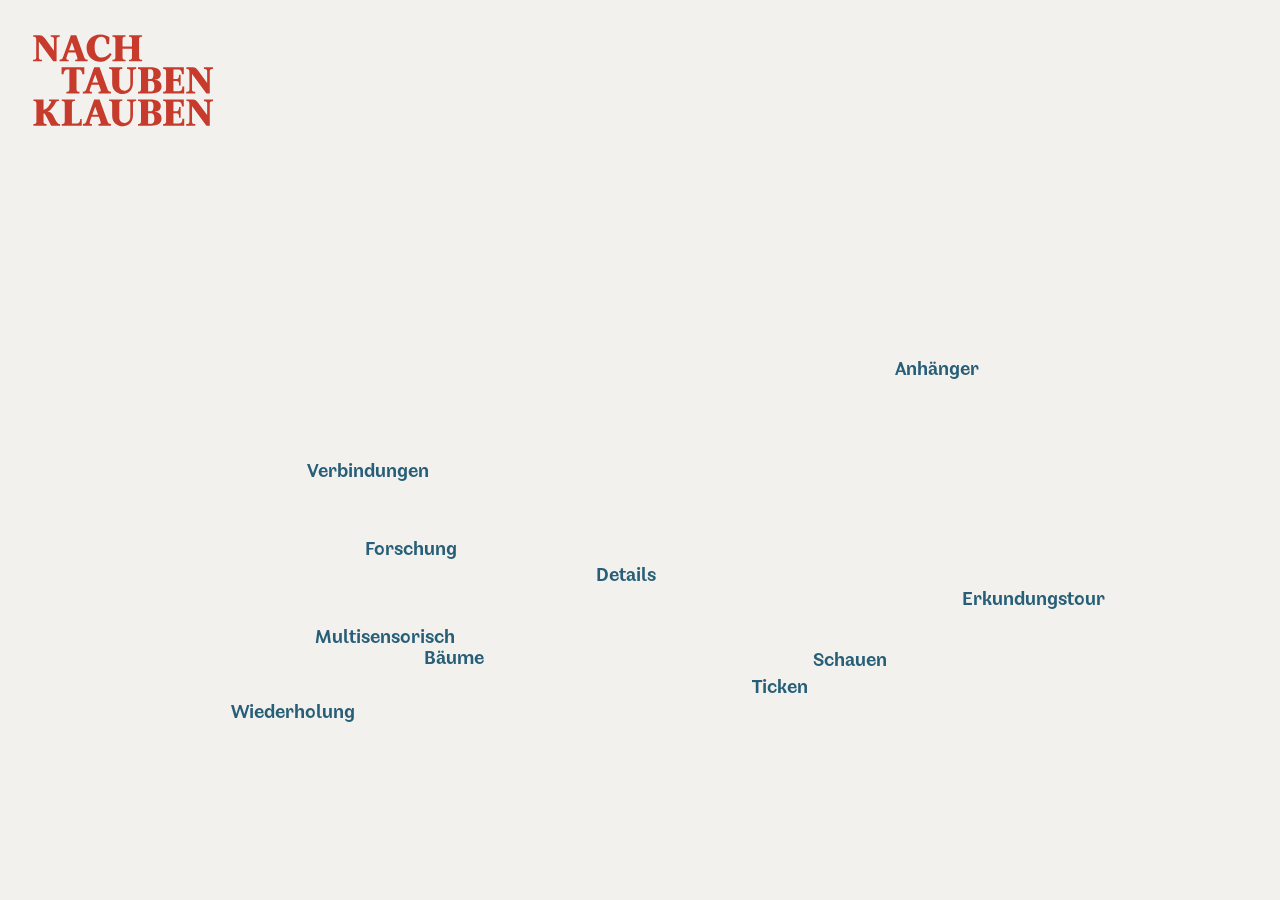
<file: erkundungstour/schlagwort.html>
<!DOCTYPE html>
<html lang="de">

<head>

    <meta charset="UTF-8">
    <meta name="viewport" content="width=device-width, initial-scale=1.0">
    <link href="../css/reset.css" rel="stylesheet" />
    <link href="../css/style.css" rel="stylesheet" />
    <link href="../resources/Taube.svg"rel="icon">
    <script src="../js/script.js"></script>
    <title>Erkundungstool</title>
    <meta name="description" content="Navigation via Schlagworte durch das Erkundungstool «Nach Tauben Klauben». © 2026, Luca Blum. Minor Projekt FS2026, MA Art Education, Hochschule der Künste Bern.">
    <meta property="og:image" content="../resources/Taube.ico"/>

</head>

<body onload="swv('anhaenger'), swv('wiederholung'), swv('forschung'), swv('ticken'), swv('erkundungstour'), swv('baeume'),
            swv('gschauen'), swv('multisensorisch'), swv('details'), swv('verbindungen'), schlagworte(), setTimeout(pathex, 500), setTimeout(updateupdate, 700)">
            <svg id="fullsvg" version="1.1" xmlns="http://www.w3.org/2000/svg" width="100%" height="100%" xmlns:xlink="http://www.w3.org/1999/xlink"></svg>
    <nav id="left">
        <container>
            <img id="logo" class="small" src="../resources/Logo.svg" onclick="menu()">
                <menu id="menu" class="menuoff">
                    <a class="menulink pointer" onclick="menu()" href="../about.html">Über das Projekt</a>
                    <a class="menulink pointer" onclick="menu()" href="../index.html">Erkundungstour</a>
                    <a class="menulink pointer" onclick="menu()" href="../tauben.html">Zu den Tauben</a>
                    <a class="menulink pointer" onclick="menu()" href="../impressum.html">Impressum</a>
                    <img src="../resources/Taube.ico" id="dingle"></img>
                </menu></img>
            <p id="navlist1" class="navlist off menu"></p>
            <p id="navlist2" class="navlist menu"></p>
        </container>
    </nav>

    <main id="main">
        <a href="./tauben.html" target="_self"><p class="schlagwort" id="anhaenger">Anhänger</p></a>
        <a href="./uhren.html?Uhr6" target="_self"><p class="schlagwort" id="wiederholung">Wiederholung</p></a>
        <a href="./tauben.html" target="_self"><p class="schlagwort" id="forschung">Forschung</p></a>
        <a href="./uhren.html?Uhr8" target="_self"><p class="schlagwort" id="ticken">Ticken</p></a>
        <a href="./uhren.html?Uhr9" target="_self"><p class="schlagwort" id="erkundungstour">Erkundungstour</p></a>
        <a href="./baeume.html" target="_self"><p class="schlagwort" id="baeume">Bäume</p></a>
        <a href="./schauen.html" target="_self"><p class="schlagwort" id="gschauen">Schauen</p></a>
        <a href="./baeume.html" target="_self"><p class="schlagwort" id="multisensorisch">Multisensorisch</p></a>
        <a href="./schauen.html" target="_self"><p class="schlagwort" id="details">Details</p></a>
        <a href="./schauen.html" target="_self"><p class="schlagwort" id="verbindungen">Verbindungen</p></a>
</main>
</body>
</file>
<file: css/style.css>
@font-face {
  font-family: "Circuit";
  src: url(../resources/BT-Circuit-Medium.woff);
  font-style:normal;
}

@font-face {
  font-family: "Circuit";
  src: url(../resources/BT-Circuit-Medium-Italic-10.woff);
  font-style: italic;
}

@font-face {
  font-family: "Giusto";
  src: url(../resources/BT-Giusto-SemiBold.woff);
}

html {
  scroll-behavior: smooth;
}

body {
  width:100vw;
  height:100%;
  background: #F2F1ED;
  text-overflow:ellipsis;
  display:flex;
  user-select:none;
  transition:opacity 2s;
}

nav {
  width:20vw;
  height:100vh;
  display:inline-flex;
  position:fixed;
  z-index:2;
}

.blurnav {
  position:absolute;
  display:block;
  width:20vw;
  height:100%;
  backdrop-filter: blur(3px);
  background:#F2F1EDAA;
}

.blurnav.l{mask: linear-gradient(to left, transparent, black 35%);}
.blurnav.r{mask: linear-gradient(to right, transparent, black 35%);}
.blurnav.b{width:90%;height:20%;bottom:7%;left:5%;mask: linear-gradient(to bottom, transparent, black 90%);pointer-events: none;}

main {
  display:flex;
  flex-direction:column;
  margin-top:12vmax;
  margin-left:20vw;
  padding-bottom:10vh;
  width:60vw;
}

i {
  font-style:italic;
}

a {
  color:inherit;
}

a:hover {
  color:#c73a2d;
}

u:hover {
  color:#c73a2d;
}

#wowo:hover{color:white}

quote {
  hyphens:auto;
  font-family:Circuit, serif;
  font-size:max(1.7vmax, 12pt);
  line-height:max(2vmax, 14pt);
  color: #285f78;
}

p {
  font-family:Giusto, sans-serif;
  font-size:max(1.5vmax, 10pt);
  color: #285f78;
}

p.inhalt {
  line-height:max(1.8vmax, 12pt);
}

container {
  padding-top:2vw;
  padding-left:2vw;
  padding-right:2vw;
}

.bild{
  -webkit-user-drag: none;
  margin-right:1vw;
  display:flexbox;
  position:relative;
  height:min-content;
  flex-wrap: wrap;
  float:inline-start;
  overflow:hidden;
}

.liste{
  width:30vh;
}

.liste.on{
  display:inline-flexbox;
  flex-direction:row;
}

.liste.off{
  display:none;
  flex-direction:column;
}

.imagelink{
  z-index:1;
  height:max-content;
}

.bild.liste:hover {
  cursor:pointer;
}

.bildunterschrift{
  hyphens:auto;
  display:flex;
  position:absolute;
  bottom:0;
  margin: .7vw;
  padding-top:100%;
  font-size:max(0.9vmax, 6pt);
  color:transparent;
  pointer-events:pointermove;
  transition:opacity .15s;
  color:transparent;
  text-shadow:none;
  opacity:0;
}

.bildunterschrift:hover{
  cursor:pointer;
  opacity:100;
  color:#F2F1ED;
  text-shadow:0 0 .3vmax #2f312b;
  animation: descfade .1s;
}

.bildunten{
  margin:.5vmax;
  font-size:max(0.9vmax, 6pt);
  line-height:max(1vmax, 7pt);
  color: #285f78;
  user-select: all;
}

#killswitch{
  position:fixed;
  right:1vw;
  bottom:2vh;
  height:1vmax;
  width:1vmax;
}

#enhance {
  position:absolute;
  top:0;
}

.halb{
  object-fit: cover;
  width:27vw;
  height:38vw;
  display:inline-flex;
  flex-direction:row;
}

.drittel{
  object-fit:cover;
  width:17.6vw;
  height:25vw;
  display:inline-flex;
  flex-direction:row;
}

.viertel{
  object-fit: cover;
  height:18vw;
  width:13vw;
  display:inline-flex;
  flex-direction:row;
}

.fünftel{
  object-fit: cover;
  height:14vw;
  width:10.2vw;
  display:inline-flex;
  flex-direction:row;
}

.zeile {
  display:block;
  overflow:auto;
  margin-top:1vw;
}

.detail {
  transition:opacity .2s;
}

.detail:hover {
  cursor:pointer;
}

.detail.on {
  opacity:100;
}

.detail.off {
  opacity:0;
}

.menuoff {
  display:none;
}

.menuon {
  display:flex;
  flex-direction:column;
  position:absolute;
  text-wrap:initial;
  width:50vw;
  margin-top:2vmax;
  margin-left:100%;
  text-align:center;
  overflow:scroll;
  font-family:Circuit, serif;
  font-size:max(2.5vmax, 18pt);
  line-height:max(3.5vmax, 25pt);
  color: #285f78;
}

.menulink {
  flex-direction:column;
}

.small {
  height:8.5vmax;
}

.big {
  display:flex;
  height:11.5vmax;
  margin-left:35vw;
  margin-right:35vw;
  margin-top:7vh;
  transition:all .3s, width .2s;
}

.navlist {
  line-height:max(2.2vmax, 15pt);
  position:fixed;
  bottom:3vw;
}

.navlist.off {
  display:none;
}

#logo {
  position:relative;
  -webkit-user-drag: none;
  transition:height .3s, margin-left .3s;
}

#logo:not(.big):hover {
  cursor:pointer;
  transform-origin:top left;
  transform:scale(104%);
  transition:all .2s;
}

#dingle {
  -webkit-user-drag:none;
  transform:translate(-50%,-50%);
  top:3vh;
  width:13vmax;
  align-self:center;
  margin-left:13vmax;
  margin-top:15vh;
}

#aufführung {
  position:relative;
  top:1.5vmax;
  width:80vw;
}

#verzeichnis {
  position:absolute;
}

.grösser {
  margin-left:25vw;
  margin-top:20vh;
  width:45vw;
  height:auto;
}

.button {
  position:absolute;
  top:46%;
  z-index:1;
}

.button:hover {
  cursor:pointer;
  color:#c73a2d;
}

#links {
  left:0;
}

#rechts{
  right:0;
}

#umsetzung{
  position:relative;
  width:56vw;
  height:60vh;
  overflow:hidden;
  transition:all .2s;
}

.keyimage {
  position:absolute;
  object-fit: cover;
  height:62vh;
  transform:translate(-50%, -50%);
  left:50%;
  top:50%;
  transition:all .8s;
  -webkit-user-drag: none;
}

.keyimage.off {
  transition:none;
  display:none;
}

.linksraus{
  left:-50vw;
}

.rechtsraus{
  left:100vw;
}

.keyword:hover {
  cursor:pointer;
  color:#c73a2d;
}

.seitentaube {
  position:fixed;
  transition:all .4s ease-out;
  height:20%;
  left:9vw;
  z-index:2;
}

.seitentaube:hover {
  height:22%;
}

#überbaum {
  pointer-events: none;
}

#überspann {
  pointer-events: none;
}

#unterbaum:hover {
  filter: invert(.3);
  opacity:.7;
}

#unterspann:hover {
  filter: invert(.3);
  opacity:.7;
}

.seitenbaum {
  position:fixed;
  transition:all .4s ease-out;
  height:40vh;
  left:9vw;
  z-index:2;
}

.seitenbaum:hover {
  height:41vh;
}

.seitenuhr {
  position:fixed;
  transition:all .4s ease-out;
  width:13vw;
  height:auto;
  left:9vw;
  z-index:2;
}

.seitenuhr:hover {
  width:13.5vw;
}

.geschaut {
  position:absolute;
  object-fit: cover;
  justify-self:center;
  -webkit-user-drag: none;
  transition:all .2s;
  transform:translate(0% 0%);
  display:block;
  transform-origin:center center;
}

@keyframes roundnround {
  0% {transform:rotate(0deg)}
  100% {transform:rotate(360deg)}
}

.uhrtile {width:40%; transition: all 3s;z-index: 10}
.uhrtile.eins {animation: roundnround 15s infinite linear}
.uhrtile.zwei {animation: roundnround 9s infinite linear}
.uhrtile.drei {animation: roundnround 7s infinite linear}
.uhrtile.vier {animation: roundnround 12s infinite linear}
.uhrtile.fünf {animation: roundnround 5s infinite linear}
.uhrtile.sechs {animation: roundnround 10s infinite linear}

.uhrtile:hover {
  animation: roundnround 3s infinite linear reverse;
  cursor:pointer;
}

.seitenschauen {
  position:fixed;
  transition:all .4s ease-out;
  height:15vh;
  left:10vw;
  z-index:2;
  position:absolute;
  object-fit: cover;
  left:50%;
  top:57%;
  transition:all .8s;
  -webkit-user-drag: none;
}

[id^="textschauen"]{width:67%;hyphens:auto;transition:all .3s ease-in;bottom:-55vh;margin-left:17%;z-index:2;pointer-events:none;position:relative}

.seitenschauen:hover {
  height:16vh;
}

#schauen {
  height:20vh;
}

#pieds {
  transition:.5s ease-out;
  position:absolute;
  -webkit-user-drag:none;
  width:20vw;
  left:13vw;
  top:4vh;
  transform:rotate(2deg);
}

#pieds:hover {
  left:16vw;
  transform:rotate(-3.5deg);
  cursor:grab;
}

sup {
  vertical-align: super;
  line-height:0;
  font-size:max(1vmax, 7pt);
}

s{
  vertical-align: super;
  line-height:0;
  font-size:max(1vmax, 7pt);
}

#stern2:hover {
  transform-origin: 50% 50%;
  transform:scale(1.03);
}

#unreflektiert {
  animation: slowintro forwards 1s;
}

.popup {
  min-height:fit-content;
  background:#F2F1ED;
  padding:1vmax;
  border-radius: .5vmax;
  box-shadow: 0 0 1vmax #2f312b;
  z-index:1;
}

.popdown {
  min-height:fit-content;
  background:#F2F1ED;
  padding:1vmax;
  border-radius: .5vmax;
  box-shadow: 0 0 1vmax #2f312b;
  z-index:3;
  position:absolute;
  display:none;
  top:0;
  right:0;
}

.popdown.klein {
  font-size:max(1vmax, 8pt);
}

.dot:hover + .popdown {cursor:pointer;display:block}

.grabber:hover {
  cursor:grab;
}

.cross {
  color:#c73a2d;
}

.cross:hover {
  cursor:pointer;
}

/* rot: #c73a2d    weiss: #F2F1ED    blau: #285f78    schwarz: #2f312b */

start {
  position:fixed;
  width:100vw;
  height:100vh;
  z-index:10;
}

start:hover {
  cursor:pointer;
}

@keyframes karten2turn {
  from{right:-2vw}
  to{right:.4vw}
}

@keyframes karten1turn {
  from{right:-3vw}
  to{right:.4vw}
}

#karte1 {
  top:-2vh;
  position:absolute;
  width:25vw;
  right:-3vw;
  transform:rotate(-5deg);
  transition:all .3s;
}

#karte2 {
  top:-.5vh;
  position:absolute;
  width:25vw;
  right:.4vw;
  transform:rotate(-6deg);
  transition:all .4s;
}

#eingang {
  position:fixed;
  bottom:-10vh;
  width:100vw;
  justify-self:center;
  transition:ease-in transform .5s;
  transform-origin:top center;
}

@keyframes turn {
  from{transform:rotate(0deg)}
  to{transform:rotate(360deg)}
}


#uhr {
  position:fixed;
  width:30vmax;
  top:-10vmax;
  left:-7vmax;
  animation: turn 500s linear infinite;
  transition:ease-in all .3s;
}

@keyframes wobble {
  0% {top:54.8vh}
  50% {top:55.2vh}
  100% {top:54.8vh}
}

#taube {
  position:fixed;
  transform:translate(-50%,-50%);
  width:19vmax;
  left:20vw;
  top:54.8vh;
  animation: wobble 2s cubic-bezier(0.39, 0.575, 0.565, 1) infinite;
  transition:ease-in all .3s;
}

.pointer:hover {
  cursor:pointer;
}

#inhaltsgefäss {
  opacity:0;
  transition:all .3s;
  position:absolute;
  width:60vw;
  height:max-content;
  display:block;
  padding-bottom:10vh;
}

#inhaltsgefäss.on {
  opacity:100;
}

.inhalt {
  display:inline-block;
  position:relative;
}

@keyframes tiktok {
  0% {opacity:1}
  100% {opacity:.05}
}

@keyframes slowintro {
  0% {opacity:0}
  80% {opacity:0}
  100% {opacity:1}
}

.tik {
  display:flex;
  position:fixed;
  z-index:1;
}

.tik:hover {
  cursor:pointer;
  color:#c73a2d;
}

.disappeared {
  display:none;
  opacity:0;
}

.navright {
  padding-left:2vw;
  align-items: center;
  justify-items: center;
}

#mapwrap {
  position:relative;
  z-index:2;
}

.dot {
  position:absolute;
  color: #285f78;
  transform:scale(.2);
  transition:all .4s;
  z-index: 2;
}

.dot:hover {
  transform-origin: 50% 50%;
  transform:scale(.5);
  cursor:pointer;
}

.bern:hover{
  transform-origin: 50% 50%;
  transform:scale(.45);
}

.map {
  position:relative;
  width:13vw;
  -webkit-user-drag: none;
}

.mapper:hover > .dot{
  color:#c73a2d;
  transform-origin: 50% 50%;
  transform:scale(.35);
}

.mapp {
  position:absolute;
  width:13vw;
  -webkit-user-drag: none;
}

.mapp.navi {
  transition:all .8s;
  width:28%;
}

.plaintext {
  text-decoration:none;
}

.plaintext:hover{
  color:inherit;
}

#stern {
  position:absolute;
  transform-origin: 48% 55%;
  animation: roundnround infinite linear 10s;
}

#stern:hover {
  animation: roundnround infinite linear 2s;
}

#turnherr {
  opacity:0;
  padding-top:30vh;
  text-shadow:0 0 .5vmax #285f78;color:#F2F1ED;
  position:absolute;
  left:2vw;
  bottom:4vh;
  width:22.5vw;
}

#turnherr:hover {
  opacity:1;
  transition:all .3s;
}

#hoheuhr{width:20vw;}
#ersteuhr{width:50vw;}
#nebenuhr{width:30vw;float:right;}
#ralfgobelins2{position:fixed;top:40vh;left:35vw;}
#sternzeichnung{position:absolute; width:15vw;left:-2vw;}
#spaced{min-height:35vmin;}
#olfaktorisch{float:right; position:absolute; text-align:center; width:30%; right:28%; top:8vh;z-index:3}
#uhrreflekt{width:55vw;}
#stern2{position:absolute;width:11%;right:26.7%;top:45.1%; z-index: 1;}
#fahrlässig{position:absolute;color:#F2F1ED; text-shadow:0 0 .5vmax #285f78; top:68%; left:53%; width:15vw;}
#lowest{height:5vh;}
#trophäe{position:absolute;left:45%;top:8%;width:26vw;}
#büstenbild{width:25vw;}
#fusssessel{-webkit-user-drag:none;width:20vw;position:absolute;right:-27vw;}
#turnherrzitat{position:fixed;top:30vh;left:30vw;}
#turnherrtext{user-select: text;display:inline-block;width:25vw;text-align:left;}
.geschaut{height:40vh}
#geschaut1{top:-10vh;left:-22vw;}
#geschaut2{top:-6vh;left:-18vw;}
#geschaut3{top:-7vh;left:-20vw;}
#mweiss{height:65%;top:48%;transform:translate(-75%, -50%)}
#mschöni{height:80%;top:55%;transform:translate(-75%, -50%);}
#mwerdt{height:98%;top:53%;transform:translate(-48%, -50%)}
#weiterleitung{z-index:5;position:fixed;left:38%; top:40%;width:22%}
@keyframes wabern {0%{text-shadow:0 0 .5vmax #285f78}100%{text-shadow:0 0 .8vmax #285f78}}
.frage{text-shadow:0 0 .5vmax #285f78;color:white;mix-blend-mode: multiply;z-index:3;animation: wabern infinite alternate 3s;}
.centerpiece{-webkit-user-drag:none;position:absolute;top:48%;left:47%;color:#c73a2d;transition:all .4s;z-index:3;text-shadow:0 0 .8vmax #F2F1ED;}
.schlagwort{-webkit-user-drag: none;top:85%;left:5%;position:absolute;text-shadow:0 0 1vmax #F2F1ED;transition:all .7s}
.schlagwort:hover{color:#c73a2d;cursor:pointer; animation-play-state: paused;}
#fullsvg {left:0;top:0;width:100%;height:100%;position:absolute;pointer-events:none;object-fit:cover;}
.line{stroke:#285f78;stroke-width:.12%;z-index:3;}
.gross.dot{position:absolute;
  color: #285f78;
  transform:scale(.4);
  transition:all .4s;}
.gross.dot:hover{
  color: #c73a2d;
  cursor:pointer;
  transform-origin: 50% 50%;
  transform:scale(.6);
}
.gross.dot.red{color:#c73a2d}
.anjasketch{width:20%;display:flex;}
.anjasketch:hover{width:40%}
#oben{transform:rotate(90deg);top:10%;left:50%;z-index: 3;}
#unten{transform:rotate(90deg);top:90%;left:50%;z-index:3;}
#navnav{z-index:2;transition:.3s;}
#navnav:hover{transform:scale(1.1)}
.forschungsbild{width:100%;display:flex;-webkit-user-drag: none;transition:all .2s;object-fit: cover;}
.forschungsbild:hover{transform:scale(2);cursor:zoom-in;}
.taub{display:none;}
.quelle{font-size:max(0.9vmax, 6pt);line-height:max(1vmax, 7pt);hyphens:none;position:relative;user-select: text;}
.fussnote{font-size:max(0.9vmax, 6pt);line-height:max(1vmax, 7pt);hyphens:none;position:absolute;}
.bildtextbild{display:none;position:absolute;margin-top:7.5%;margin-left:-3.5%;font-size:max(0.9vmax, 6pt);line-height:max(1vmax, 7pt);color: #285f78;user-select: all;width:100%}
.seitenbild:hover{ .bildtextbild{display:block}}
.nohover:hover{transform:scale(1);cursor:inherit;}
.vorzeige{width:auto;height:100%;position:relative}
.vorzeigehülle{width:46%;margin-right:2%;display:inline-flex;height:30vh;justify-content:center;}
.sammeltitel{margin-top:1%;width:46%;margin-right:2%;display:inline-flex;justify-content:center}

#matterport{line-height:max(1.5vmax, 15pt); font-size: max(1vmax, 7pt); height:100%;margin-top:5%;margin-left:2%;overflow:scroll;hyphens:auto;width:90%}
#matterportbox{position:fixed;left:20%;top:79%;width:10%;height:10%;z-index:3;}

.tooltipinhalt{display:inline-block;width:32vw;text-align:center;}

@keyframes ersteuhr {
  0% {height:20vmin;}
  100% {height:15vmin;}
}

@keyframes fadeout {100%{opacity:0}}
#raum{position:relative;animation:fadeout 20s forwards}
.insetshadow::after {
  content: "";
  position: absolute;
  inset: 0;
  box-shadow: inset 0 0 .7vmax .7vmax #F2F1ED;
  width:90%;
}
.insetshadow{display:inline-flex;width:90%;}
.portraitrechts{position:absolute;right:12.2%;top:4.5%;width:13%;}
.portraitlinks{position:absolute;left:31.3%;bottom:6.5%;width:3.3%;}
.rechtsactivated{transition:all 1s;transform-origin:top right; transform: scale(1.85);box-shadow: inset 0 0 1vmax 1vmax #F2F1ED;animation:none}
.linksactivated{transition:all 1.3s;transform-origin: bottom center;transform: scale(6.85);box-shadow: inset 0 0 1vmax 1vmax #F2F1ED;animation:none}
.nodrag{-webkit-user-drag: none;}
.detailtaube{width:15%;position:absolute;transition:all .5s}
.bern{font-size:max(3vmax, 20pt);transform: scale(.3);}
.bern.schlagwort{position:relative;}
.bern.schlagwort:hover{transform:scale(.3);}
.dotmother{position:absolute}
.dotdaughter{position:relative;width:fit-content}
#punkte:hover{color:#c73a2d}
.schiebdetail{height:100%;position:relative;}

.grschauen{width:70%;position:absolute;top:10vh;left:10%;transition:all .3s}
.grschauen:hover{transform-origin:center,center;transform: scale(1.01);}
#schauenbox:hover{cursor:pointer}
#schlussbox:hover{cursor:auto}

@keyframes zitat {0%{top:15vh}100%{top:0}}
#besserus{animation:zitat 7s ease-out}
#besseruspfeil:hover {color:#c73a2d;}
#glassrect {transition:fill .5s;fill:rgba(0,0,0,0);}
#glassrect:hover {fill:#f2f1ed88}

#multisensory{width:78%;align-self:center;width:87%;margin-left:5%;}
#wandbild{position:absolute;width:100%}
#bern{position:relative;left:5%;width:80%;}
#wo{position:relative;width:100%;text-align:center;z-index:5;mix-blend-mode:multiply;}
#schiebedetails{display:flex;height:25vh;margin-left:-10%;justify-content:center;}
#institutionen{position:relative;width:100%;text-align:center;}
#bottom{height:5vmin;}
#glass{position:fixed;top:40%;left:32%;width:18%;height:32%;transition:transform .3s;background-image: url(../Bilder/glass.jpg);background-size:cover}
#glasstext{position:fixed;top:40%;right:27%;width:18%;min-height:32%}
#anjabox{position:fixed;bottom:20%;left:27%;width:20%;height:25%;}
#pläfebox{position:fixed;bottom:20%;left:27%;width:25%;height:30%;background-image: url(../Bilder/terasse.png);background-size:cover}
#sammelbox{position:relative;width:100%;transition:all .2s}
#sammelbox:hover{transform:scale(1.1);z-index:3}
#selfie{position:relative;transition:all .2s}
#selfie:hover{transform:scale(1.1);z-index:3}
#skizzenbox{position:relative;transition:all .2s}
#skizzenbox:hover{transform:scale(1.1)}
#notizen{position:relative;transition:all .2s}
#notizen:hover{transform:scale(1.1)}
#dich:hover{color:#c73a2d}


.red {color:#c73a2d;}
.white {color:#F2F1ED}

@media only screen and (orientation:portrait){
  body {margin-left:4vw;margin-top:2vh;margin-bottom:2vh;height:100vh;}
  main {margin-top:12vh;margin-left:3vw;width:90vw;}
  nav {display:inline;position:fixed;height:10%;width:20%}
  nav#right {bottom:10%;}
  #mapwrap {top:-500%;width:100%;right:30%}
  .map{width:100%}

  .keyimage{width:30%;height:20%;top:38%;object-fit:contain;}
  .keyimage#überbaum{width:200%;position:absolute;object-fit:cover;height:43vh;transform:translate(-50%, -50%);left:50%;top:40%;transition:all .8s;-webkit-user-drag: none;}
  .seitenschauen{left:570%;width:150%;height:120%}
  .seitenuhr{left:85%; width:20%}
  .seitentaube{left:85%;width:20%}
  .seitenbaum{left:80%;width:27%}

  .bild{height:auto}
  #glass{width:40%;height:25%;left:10%;top:32%}
  #glasstext{width:40%;min-height:20%;top:60%}
  #anjabox{width:45%;left:10%;height:10%}
  #pläfebox{width:50%;left:10%;height:18%}
  #spaced{min-height:0%;}
  #hoheuhr{width:40%;}
  #ersteuhr{width:113%;}
  #nebenuhr{width:60%;float:right;}
  #sternzeichnung{position:absolute; width:100%;left:-10%;}
  #multi{width:170%}
  #olfaktorisch{position:absolute; text-align:center; width:60%; right:-8%; top:20%;}
  #uhrreflekt{width:115%;}
  #stern2{position:absolute;width:15%;right:7.7%;top:44.1%; z-index: 1;}
  #fahrlässig{position:absolute; top:102%; left:3%; width:115%;color:#285f78;text-shadow:none;}
  #lowest{height:17vh;}
  #trophäe{position:absolute;left:3%;top:102%;width:110%;padding-bottom:10vh;}
  #büstenbild{width:115%;}
  #fusssessel{-webkit-user-drag:none;width:70%;position:relative;right:60%;top:11vh}
  #pieds {transition:.5s ease-out;position:absolute;-webkit-user-drag:none;width:130%;left:-41%;top:60%;transform:rotate(2deg);}
  #pieds:hover {left:-30%;transform:rotate(-3.5deg);cursor:grab;}
  #turnherrzitat{position:fixed;top:30vh;left:30vw;width:38%}
  #turnherrtext{user-select: text;display:inline-block;width:100%;left:3%;text-align:left;}
  #leitungstext{display:inline-block;width:90%;left:3%;text-align:left;}
  .geschaut{height:110%;}
  #geschaut1{top:10%;left:-70%;}
  #geschaut2{top:14%;left:-60%;}
  #geschaut3{top:13%;left:-65%;}
  #uhren{width:60%;top:30%;transform:translate(-44%, -50%)}
  #navlist1.menu{left:36%;top:80%;text-align:center;}
  #navlist2{left:29%;top:80%;text-align:center}
  #mschöni{height:42%;top:53%;width:30%;}
  #multisensory{width:78%}
  #wandbild{width:160%;}
  .zeile{width:800%}
  #weiterleitung{left:20%; top:40%;width:60%}
  #matterportbox{position:fixed;left:50%;top:79%;width:25%;height:10%;z-index:3;}
  .blurnav.b{width:90%;height:20%;bottom:4%;left:5%;mask: linear-gradient(to bottom, transparent, black 90%);pointer-events: none;}
  .taub{display:flex;}

  #ralfgobelins1{width:40%}
  #ralfgobelins2{width:33%;left:30%}
  .tooltipinhalt{display:inline-block;width:100%;text-align:center;}

  #unterbaum{width:220%;height:auto;}
  #tauben{width:80%;height:80%;transform:translate(-48%, -50%)scale(2)}

  .blurnav.l {width:34%;mask: radial-gradient(black,transparent 90%);}
  .blurnav.r {display:none;}
  quote {display:block; width:85vw;}
  container {padding:0}
  .bildunterschrift{margin:2vw;}
  .drittel {width:27.5vw;height:38vw;}
  .fünftel {width:16vw;height:22vw;}
  .big {margin-left:30vw;}
  #left {position:fixed;width:80vw;}
  .menuon {font-size:max(2vmax, 15pt);line-height:max(3vmax, 20pt);padding-bottom:0;margin-top:0vh;
    margin-left:20vw;position:absolute;top:25vh;left:2vw;align-content:center; overflow:hidden;}
  .navlist {width:80%}
  #logo {padding-right:0;}
  #dingle {top:0vh;}
  #aufführung {top:2.5vmax;}
  #verzeichnis {margin-top:5vmax;position:absolute;width:100vw;overflow:scroll;}
  #weg {display:none;}
  #uhr {animation: turn 100s linear infinite;}
  @keyframes wobble {
    0% {top:71.6vh}
    50% {top:71vh}
    100% {top:71.6vh}
  }
  #taube {width:22vmax;left:48vw;animation: wobble 2s cubic-bezier(0.39, 0.575, 0.565, 1) infinite;}
  #eingang {width:180vw;bottom:-5vh;left:-53vw}
  .weg {display:none}
  .grösser {width:70vw;margin-left:13vw;margin-top:26vh;}
  #uhr {width:70vw;top:-16vh;left:-25vw;}
  #umsetzung {width:90vw;}
  #rechts {width:5vw;}
  #links {width:5vw;}
  .linksraus {right:-100vw;}
  .rechtsraus {left:200vw;}

  #bern{width:82%}
  #aussenbern{width:150%}
  #wo{width:120%}
  #institutionen{width:120%}
  #schiebedetails{position:relative;height:10vh;top:-5%}
  #detailschiebung{width:80%}

  .keyword{width:fit-content}
  #navlist1{width:fit-content}
  .bottom{height:10vh}
  #schauenbox{top:10vh}
  [id^="textschauen"]{transform:translateY(-20vh)}
}
</file>
